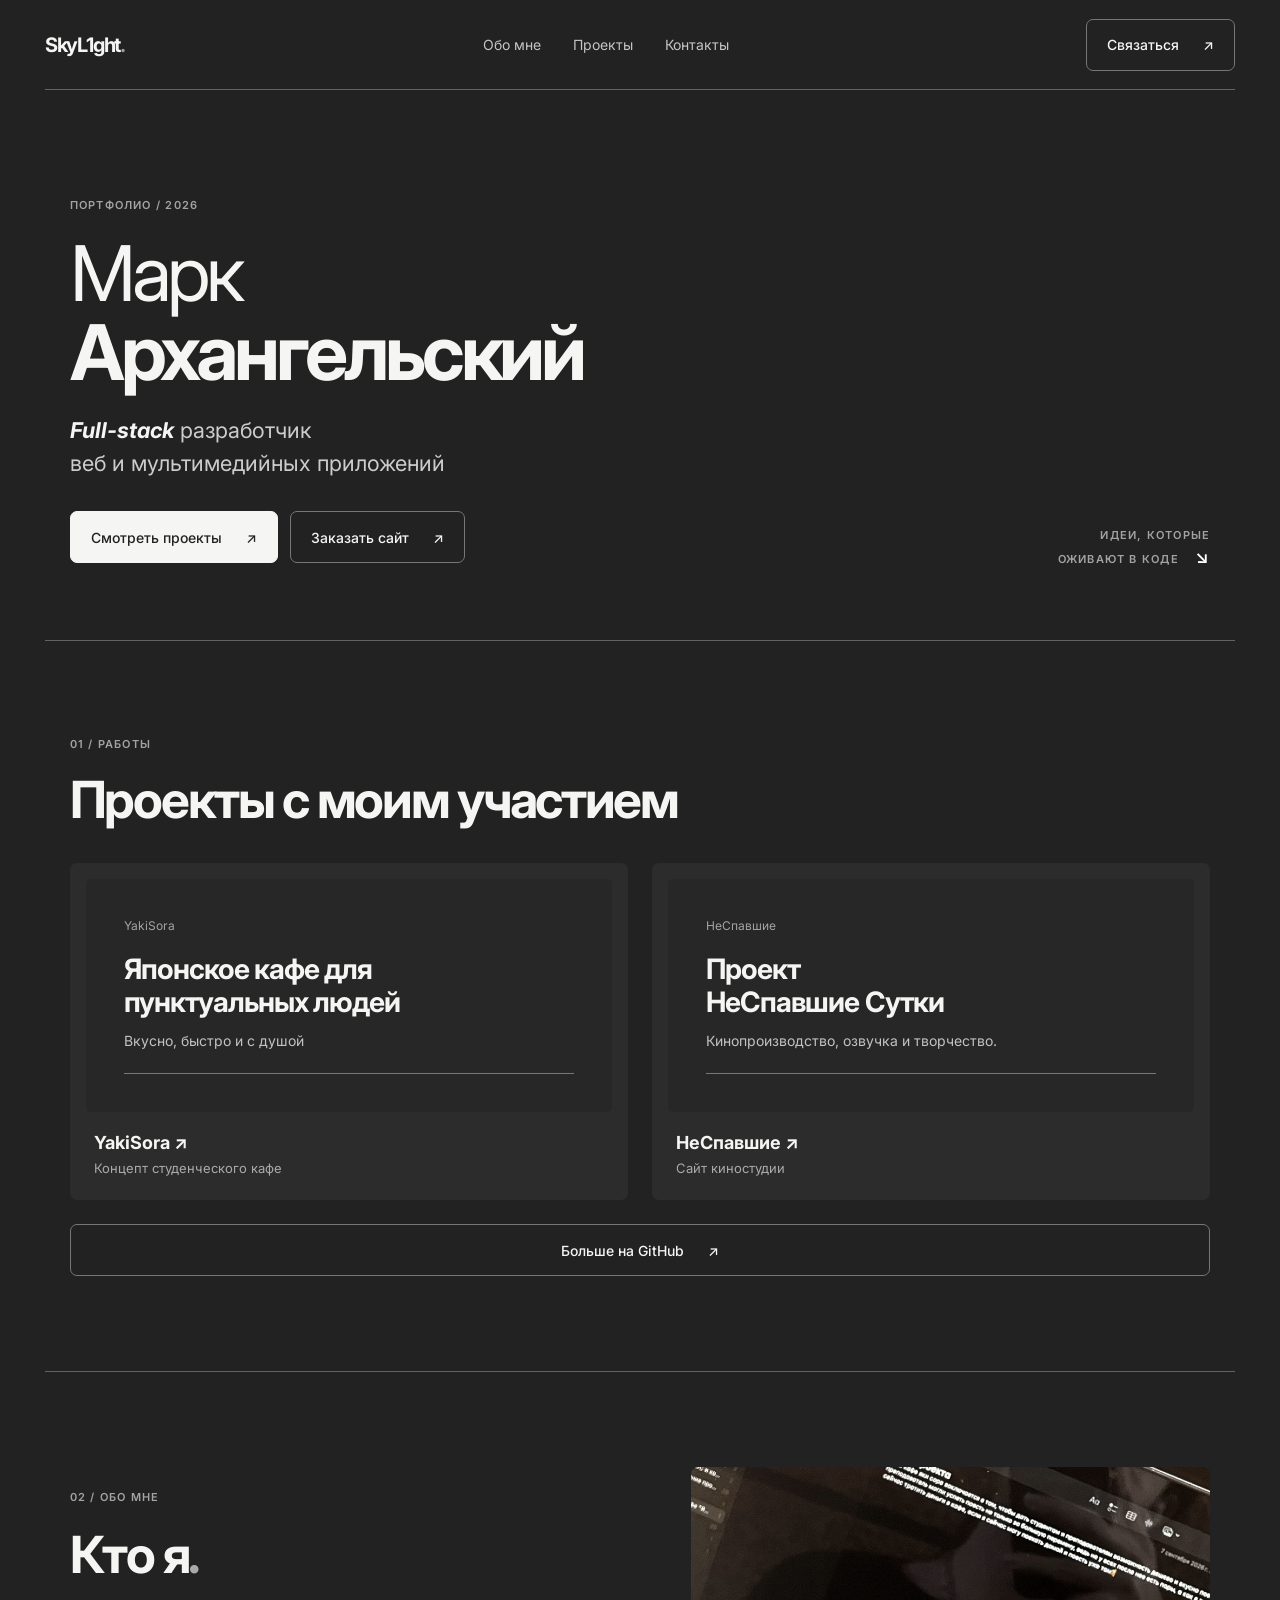
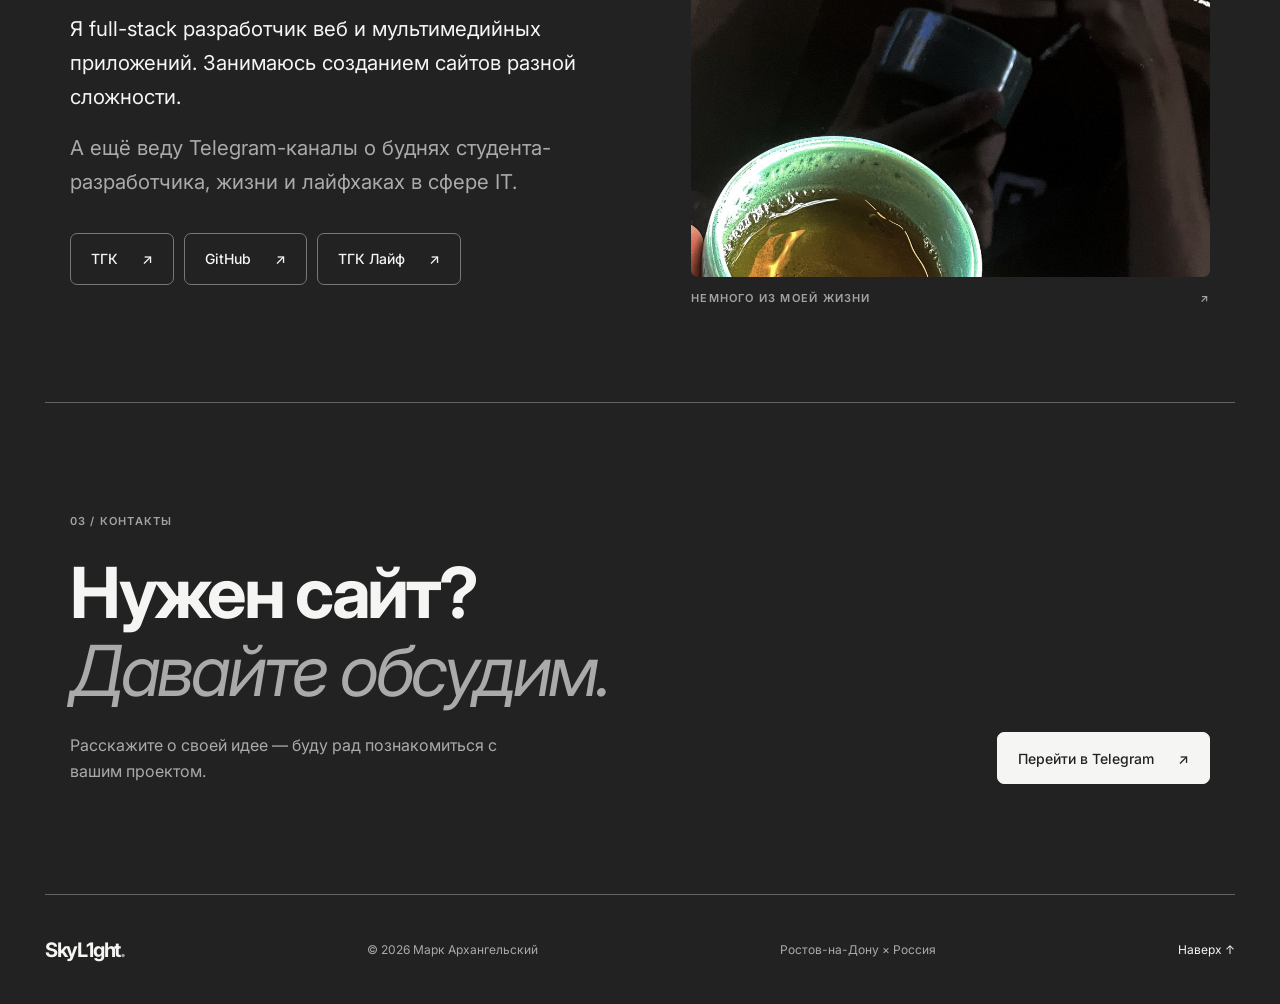
<file: index.html>
<!DOCTYPE html>
<html lang="ru">
<head>
  <meta charset="UTF-8">
  <meta name="viewport" content="width=device-width, initial-scale=1.0">
  <meta name="description" content="Марк Архангельский — full-stack разработчик веб и мультимедийных приложений.">
  <title>Марк Архангельский — разработчик</title>
  <link rel="preconnect" href="https://fonts.googleapis.com">
  <link rel="preconnect" href="https://fonts.gstatic.com" crossorigin>
  <link href="https://fonts.googleapis.com/css2?family=Inter:ital,opsz,wght@0,14..32,400;0,14..32,500;0,14..32,600;0,14..32,700;1,14..32,400;1,14..32,600&display=swap" rel="stylesheet">
  <link rel="stylesheet" href="style.css">
</head>
<body>
  <header class="site-header">
    <a class="logo" href="#hero">SkyL1ght<span>.</span></a>
    <nav aria-label="Основная навигация">
      <a href="#about">Обо мне</a>
      <a href="#projects">Проекты</a>
      <a href="#contacts">Контакты</a>
    </nav>
    <a href="#contacts" class="secondary-button header-contact">Связаться <span aria-hidden="true">↗</span></a>
  </header>
  <main>
    <section id="hero" class="hero">
      <div class="hero-filling">
        <p class="eyebrow">ПОРТФОЛИО / 2026</p>
        <h1>Марк <br><strong>Архангельский</strong></h1>
        <p class="hero-description"><strong><i>Full-stack</i></strong> разработчик<br>веб и мультимедийных приложений</p>
        <div class="hero-buttons">
          <a href="#projects" class="primary-button">Смотреть проекты <span aria-hidden="true">↗</span></a>
          <a href="#contacts" class="secondary-button">Заказать сайт <span aria-hidden="true">↗</span></a>
        </div>
      </div>
      <p class="hero-note">ИДЕИ, КОТОРЫЕ<br>ОЖИВАЮТ В КОДЕ <span>↘</span></p>
    </section>
    <section id="projects" class="projects section">
      <p class="number">01 / РАБОТЫ</p>
      <h2>Проекты с моим участием</h2>
      <div class="project-card">
        <article class="project-card-filling">
          <div class="project-preview"><p>YakiSora</p><h3>Японское кафе для<br>пунктуальных людей</h3><p>Вкусно, быстро и с душой</p><hr></div>
          <div class="project-caption"><h3><a href="yaki.html">YakiSora ↗</a></h3><p>Концепт студенческого кафе</p></div>
        </article>
        <article class="project-card-filling">
          <div class="project-preview"><p>НеСпавшие</p><h3>Проект<br>НеСпавшие Сутки</h3><p>Кинопроизводство, озвучка и творчество.</p><hr></div>
          <div class="project-caption"><h3><a href="nes.html">НеСпавшие ↗</a></h3><p>Сайт киностудии</p></div>
        </article>
      </div>
      <a href="https://github.com/Hekk1maru" class="secondary-button github-button">Больше на GitHub <span aria-hidden="true">↗</span></a>
    </section>
    <section id="about" class="about section">
      <div class="about-filling">
        <p class="number">02 / ОБО МНЕ</p>
        <h2>Кто я<span class="muted">.</span></h2>
        <p class="about-text">Я full-stack разработчик веб и мультимедийных приложений. Занимаюсь созданием сайтов разной сложности.</p>
        <p class="about-text muted">А ещё веду Telegram-каналы о буднях студента-разработчика, жизни и лайфхаках в сфере IT.</p>
        <div class="links">
          <a href="https://t.me/ArkhDev" class="secondary-button">ТГК <span aria-hidden="true">↗</span></a>
          <a href="https://github.com/Hekk1maru" class="secondary-button">GitHub <span aria-hidden="true">↗</span></a>
          <a href="https://t.me/LiveSoraaki" class="secondary-button">ТГК Лайф <span aria-hidden="true">↗</span></a>
        </div>
      </div>
      <figure class="about-image"><img src="photo.jpeg" alt="Рабочее место разработчика и чашка чая" loading="lazy"><figcaption>НЕМНОГО ИЗ МОЕЙ ЖИЗНИ <span>↗</span></figcaption></figure>
    </section>
    <section id="contacts" class="contacts section">
      <p class="number">03 / КОНТАКТЫ</p>
      <div class="contacts-content">
        <div><h2>Нужен сайт?<br><i>Давайте обсудим.</i></h2><p>Расскажите о своей идее — буду рад познакомиться с вашим проектом.</p></div>
        <a class="primary-button contact-button" href="https://t.me/ArkhDev">Перейти в Telegram <span aria-hidden="true">↗</span></a>
      </div>
    </section>
  </main>
  <footer class="site-footer">
    <a class="logo" href="#hero">SkyL1ght<span>.</span></a>
    <p>© 2026 Марк Архангельский</p>
    <p>Ростов-на-Дону × Россия</p>
    <a href="#hero" class="back-to-top">Наверх ↑</a>
  </footer>
</body>
</html>
</file>
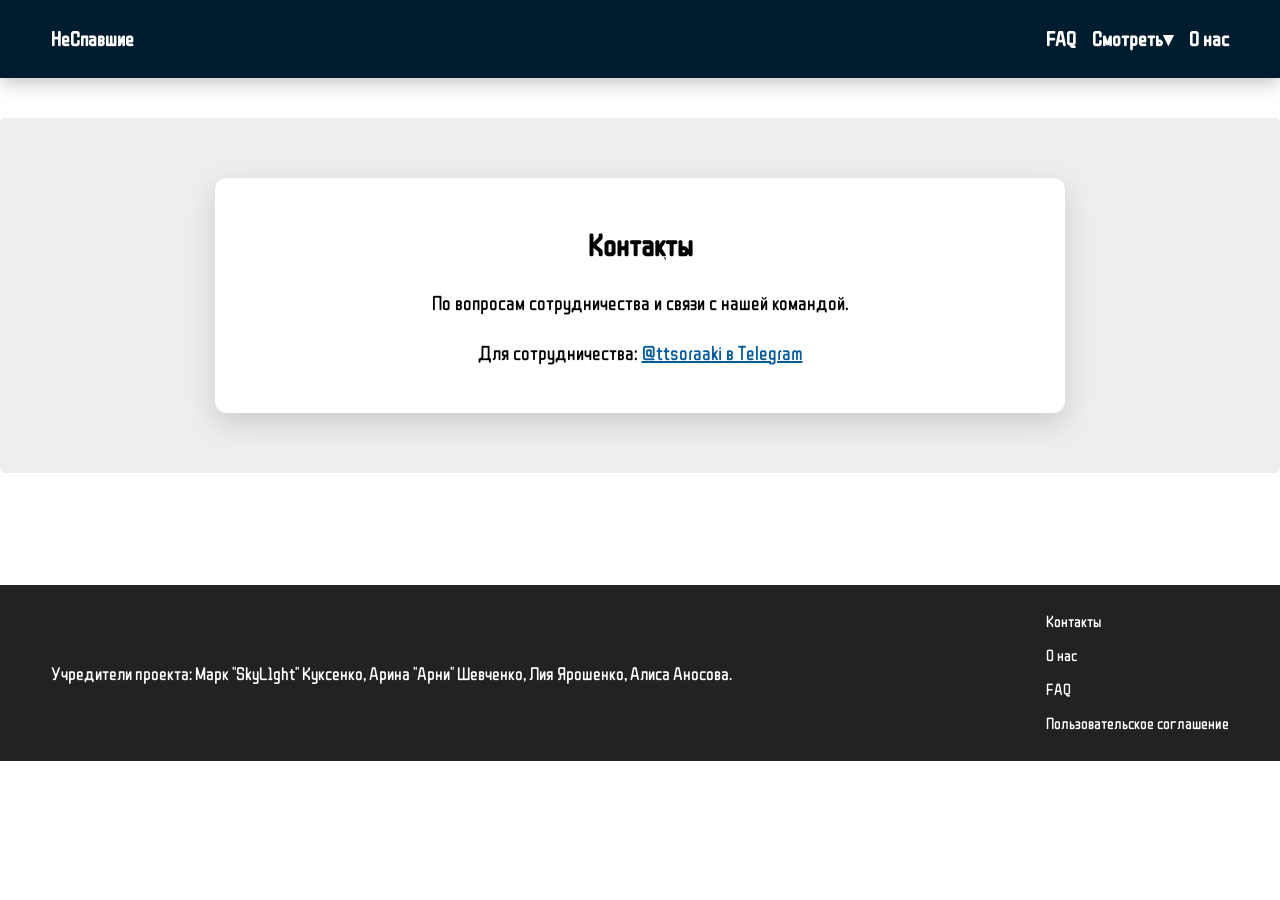
<file: nes-01.html>
<!DOCTYPE html>
<html lang="ru">
<head>
  <meta charset="UTF-8">
  <meta name="viewport" content="width=device-width, initial-scale=1.0">
  <title>Контакты — НеСпавшие сутки</title>
  <link rel="stylesheet" href="nes-16.css">
  <link rel="stylesheet" href="nes-14.css">
  <link rel="preconnect" href="https://fonts.googleapis.com">
  <link rel="preconnect" href="https://fonts.gstatic.com" crossorigin>
  <link href="https://fonts.googleapis.com/css2?family=WDXL+Lubrifont+SC&display=swap" rel="stylesheet">
<link rel="stylesheet" href="nes-responsive.css">
</head>
<body>
  <header>
    <a href="nes.html#backToMain" class="logo">НеСпавшие</a>
    <nav>
      <a href="nes-06.html">FAQ</a>
      <div class="menuDropdown">
        <a href="nes-02.html">Смотреть▾</a>
        <ul class="menuDropdownList">
          <li><a href="nes-05.html">Проекты нашего производства</a></li>
          <li><a href="nes-02.html">Проекты студии озвучки</a></li>
        </ul>
      </div>
      <a href="nes.html#aboutUS">О нас</a>
    </nav>
  </header>
  <main>
    <section class="contacts">
      <div class="contactsContent">
        <h1>Контакты</h1>
        <p>По вопросам сотрудничества и связи с нашей командой.</p>
        <p>Для сотрудничества: <a href="https://t.me/ttsoraaki">@ttsoraaki в Telegram</a></p>
      </div>
    </section>
  </main>
  <footer>
    <p>Учредители проекта: Марк "SkyL1ght" Куксенко, Арина "Арни" Шевченко, Лия Ярошенко, Алиса Аносова.</p>
    <ul class="listOfFooter">
      <li><a href="nes-01.html">Контакты</a></li>
      <li><a href="nes-03.html">О нас</a></li>
      <li><a href="nes-06.html">FAQ</a></li>
      <li><a href="nes-04.html">Пользовательское соглашение</a></li>
    </ul>
  </footer>
</body>
</html>
</file>
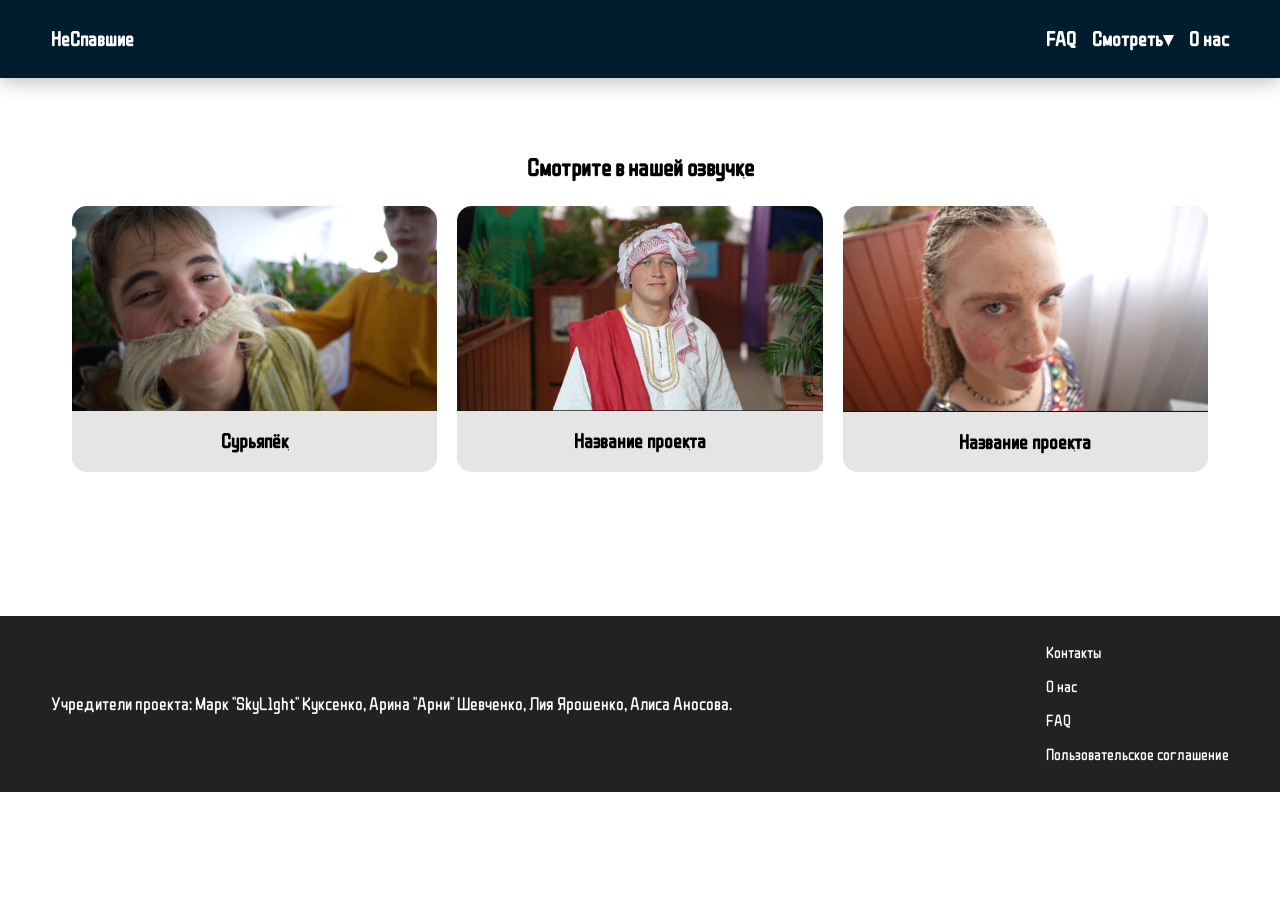
<file: nes-02.html>
<!DOCTYPE html>
<html lang="ru">
<head>
  <meta charset="UTF-8">
  <meta name="viewport" content="width=device-width, initial-scale=1.0">
  <title>Смотрите в нашей озвучке — НеСпавшие сутки</title>
  <link rel="stylesheet" href="nes-16.css">
  <link rel="stylesheet" href="nes-11.css">
  <link rel="preconnect" href="https://fonts.googleapis.com">
  <link rel="preconnect" href="https://fonts.gstatic.com" crossorigin>
  <link href="https://fonts.googleapis.com/css2?family=WDXL+Lubrifont+SC&display=swap" rel="stylesheet">
<link rel="stylesheet" href="nes-responsive.css">
</head>
<body>
  <header>
    <a href="nes.html#backToMain" class="logo">НеСпавшие</a>
    <nav>
      <a href="nes-06.html">FAQ</a>
      <div class="menuDropdown">
        <a href="nes-02.html">Смотреть▾</a>
        <ul class="menuDropdownList">
          <li><a href="nes-05.html">Проекты нашего производства</a></li>
          <li><a href="nes-02.html">Проекты студии озвучки</a></li>
        </ul>
      </div>
      <a href="nes.html#aboutUS">О нас</a>
    </nav>
  </header>
  <main>
    <section class="watchWithOurSound">
      <h1>Смотрите в нашей озвучке</h1>

      <article class="videoCard">
        <div class="videoPreview">
          <img src="nes-09.jpg" alt="Сурьяпёк">
        </div>
        <div class="videoDescription">
          <h2>Сурьяпёк</h2>
        </div>
      </article>

      <article class="videoCard">
        <div class="videoPreview">
          <img src="nes-08.jpg" alt="Обложка проекта">
        </div>
        <div class="videoDescription">
          <h2>Название проекта</h2>
        </div>
      </article>

      <article class="videoCard">
        <div class="videoPreview">
          <img src="nes-10.jpg" alt="Обложка проекта">
        </div>
        <div class="videoDescription">
          <h2>Название проекта</h2>
        </div>
      </article>
    </section>
  </main>
  <footer>
    <p>Учредители проекта: Марк "SkyL1ght" Куксенко, Арина "Арни" Шевченко, Лия Ярошенко, Алиса Аносова.</p>
    <ul class="listOfFooter">
      <li><a href="nes-01.html">Контакты</a></li>
      <li><a href="nes-03.html">О нас</a></li>
      <li><a href="nes-06.html">FAQ</a></li>
      <li><a href="nes-04.html">Пользовательское соглашение</a></li>
    </ul>
  </footer>
</body>
</html>
</file>
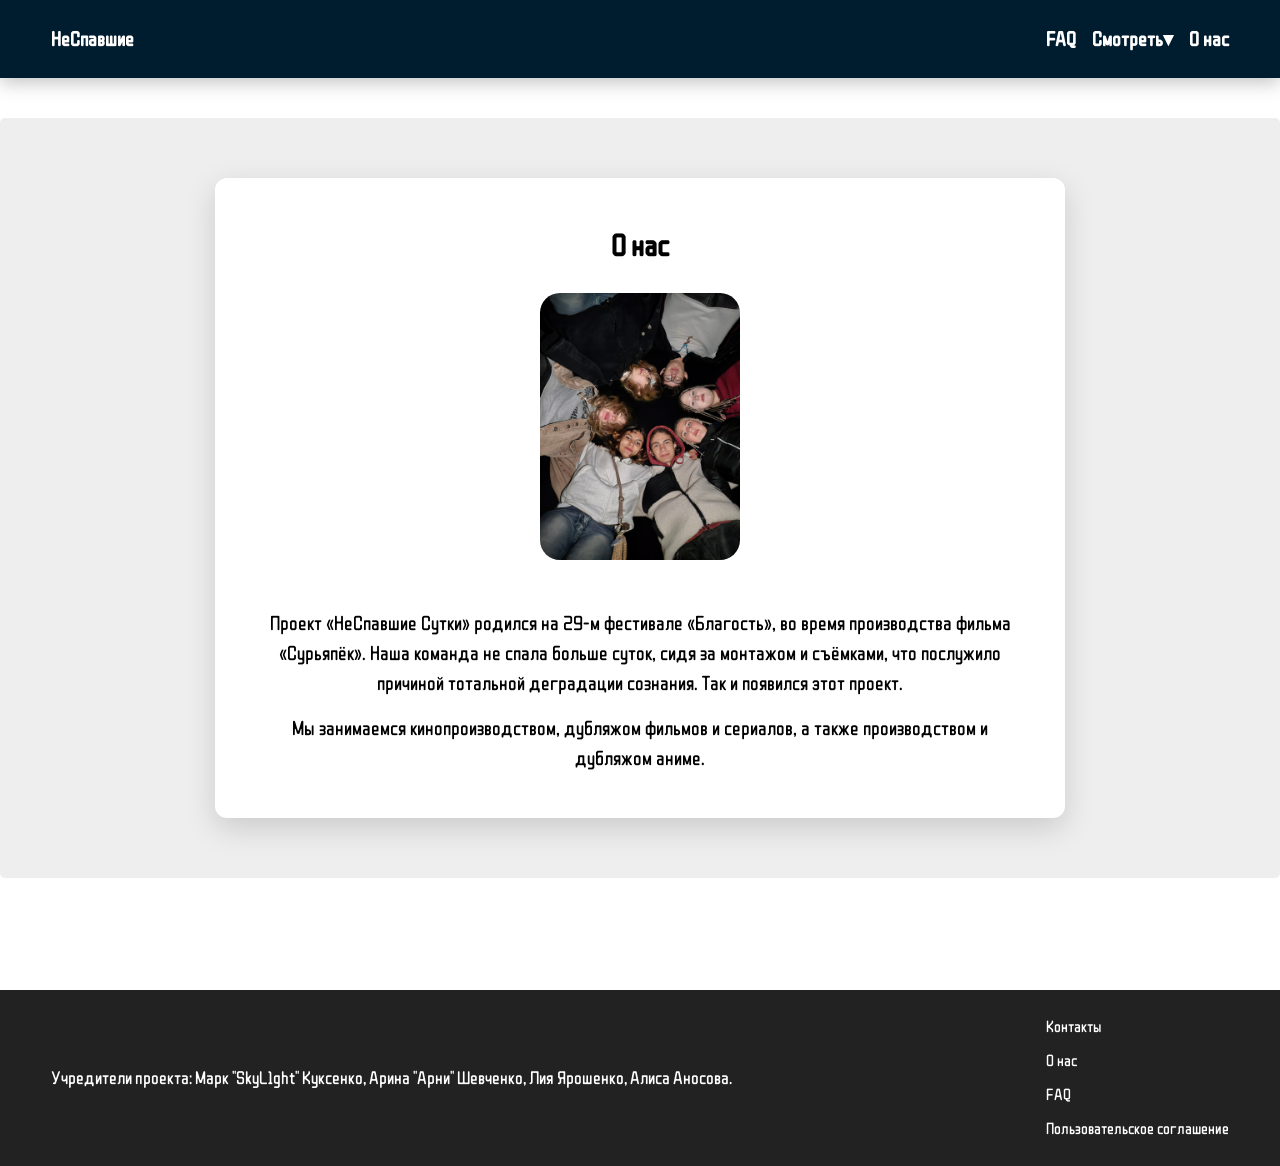
<file: nes-03.html>
<!DOCTYPE html>
<html lang="ru">
<head>
  <meta charset="UTF-8">
  <meta name="viewport" content="width=device-width, initial-scale=1.0">
  <title>О нас — НеСпавшие сутки</title>
  <link rel="stylesheet" href="nes-16.css">
  <link rel="stylesheet" href="nes-15.css">
  <link rel="preconnect" href="https://fonts.googleapis.com">
  <link rel="preconnect" href="https://fonts.gstatic.com" crossorigin>
  <link href="https://fonts.googleapis.com/css2?family=WDXL+Lubrifont+SC&display=swap" rel="stylesheet">
<link rel="stylesheet" href="nes-responsive.css">
</head>
<body>
  <header>
    <a href="nes.html#backToMain" class="logo">НеСпавшие</a>
    <nav>
      <a href="nes-06.html">FAQ</a>
      <div class="menuDropdown">
        <a href="nes-02.html">Смотреть▾</a>
        <ul class="menuDropdownList">
          <li><a href="nes-05.html">Проекты нашего производства</a></li>
          <li><a href="nes-02.html">Проекты студии озвучки</a></li>
        </ul>
      </div>
      <a href="nes-03.html">О нас</a>
    </nav>
  </header>
  <main>
    <section class="aboutUS">
      <div class="aboutUsContent">
        <h1>О нас</h1>
        <img src="nes-07.jpeg" alt="НеСпавшие Сутки">
        <p>Проект «НеСпавшие Сутки» родился на 29-м фестивале «Благость», во время производства фильма «Сурьяпёк». Наша команда не спала больше суток, сидя за монтажом и съёмками, что послужило причиной тотальной деградации сознания. Так и появился этот проект.</p>
        <p>Мы занимаемся кинопроизводством, дубляжом фильмов и сериалов, а также производством и дубляжом аниме.</p>
      </div>
    </section>
  </main>
  <footer>
    <p>Учредители проекта: Марк "SkyL1ght" Куксенко, Арина "Арни" Шевченко, Лия Ярошенко, Алиса Аносова.</p>
    <ul class="listOfFooter">
      <li><a href="nes-01.html">Контакты</a></li>
      <li><a href="nes-03.html">О нас</a></li>
      <li><a href="nes-06.html">FAQ</a></li>
      <li><a href="nes-04.html">Пользовательское соглашение</a></li>
    </ul>
  </footer>
</body>
</html>
</file>
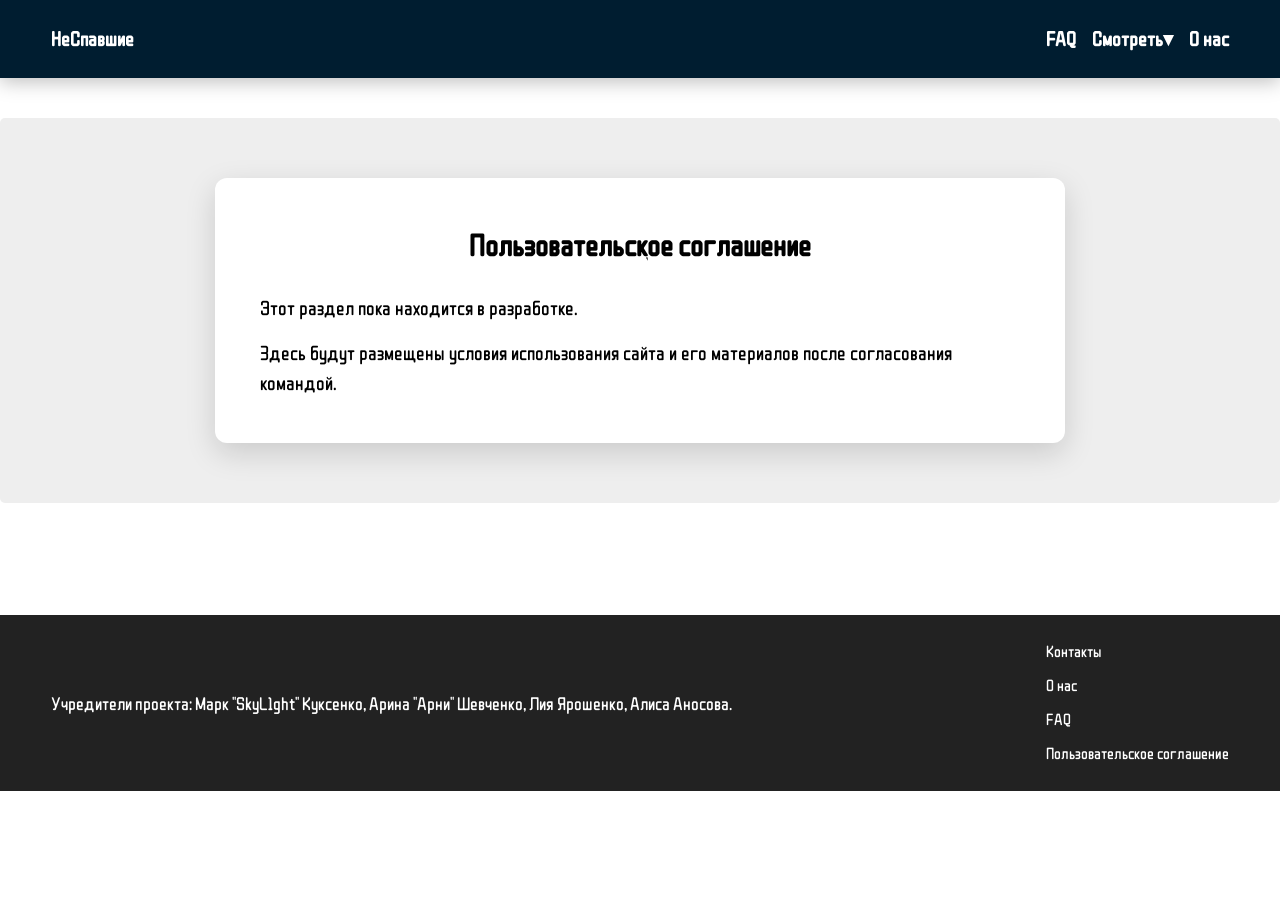
<file: nes-04.html>
<!DOCTYPE html>
<html lang="ru">
<head>
  <meta charset="UTF-8">
  <meta name="viewport" content="width=device-width, initial-scale=1.0">
  <title>Пользовательское соглашение — НеСпавшие сутки</title>
  <link rel="stylesheet" href="nes-16.css">
  <link rel="stylesheet" href="nes-12.css">
  <link rel="preconnect" href="https://fonts.googleapis.com">
  <link rel="preconnect" href="https://fonts.gstatic.com" crossorigin>
  <link href="https://fonts.googleapis.com/css2?family=WDXL+Lubrifont+SC&display=swap" rel="stylesheet">
<link rel="stylesheet" href="nes-responsive.css">
</head>
<body>
  <header>
    <a href="nes.html#backToMain" class="logo">НеСпавшие</a>
    <nav>
      <a href="nes-06.html">FAQ</a>
      <div class="menuDropdown">
        <a href="nes-02.html">Смотреть▾</a>
        <ul class="menuDropdownList">
          <li><a href="nes-05.html">Проекты нашего производства</a></li>
          <li><a href="nes-02.html">Проекты студии озвучки</a></li>
        </ul>
      </div>
      <a href="nes.html#aboutUS">О нас</a>
    </nav>
  </header>
  <main>
    <section class="terms">
      <div class="termsContent">
        <h1>Пользовательское соглашение</h1>
        <p>Этот раздел пока находится в разработке.</p>
        <p>Здесь будут размещены условия использования сайта и его материалов после согласования командой.</p>
      </div>
    </section>
  </main>
  <footer>
    <p>Учредители проекта: Марк "SkyL1ght" Куксенко, Арина "Арни" Шевченко, Лия Ярошенко, Алиса Аносова.</p>
    <ul class="listOfFooter">
      <li><a href="nes-01.html">Контакты</a></li>
      <li><a href="nes-03.html">О нас</a></li>
      <li><a href="nes-06.html">FAQ</a></li>
      <li><a href="nes-04.html">Пользовательское соглашение</a></li>
    </ul>
  </footer>
</body>
</html>
</file>
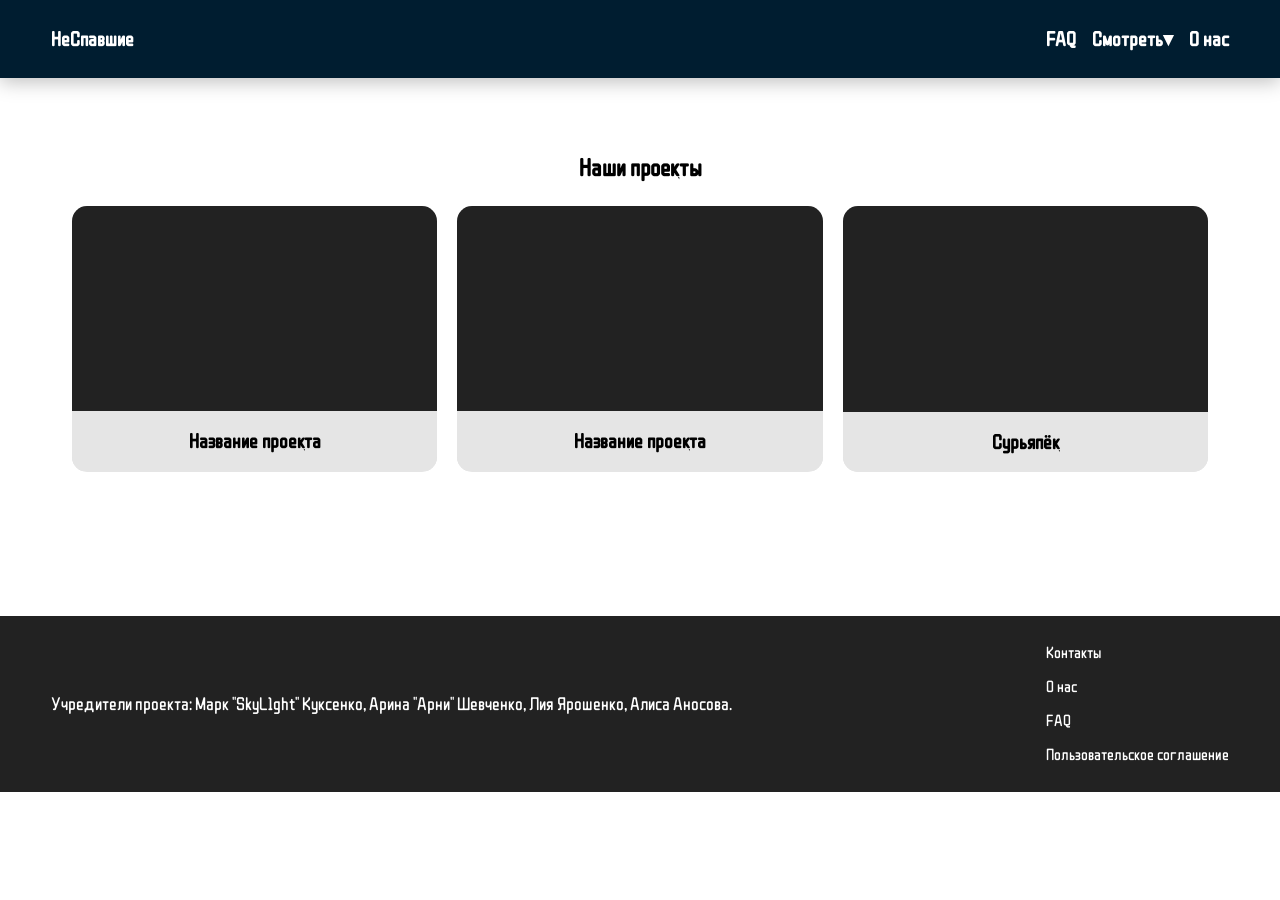
<file: nes-05.html>
<!DOCTYPE html>
<html lang="ru">
<head>
  <meta charset="UTF-8">
  <meta name="viewport" content="width=device-width, initial-scale=1.0">
  <title>Наши проекты — НеСпавшие сутки</title>
  <link rel="stylesheet" href="nes-16.css">
  <link rel="stylesheet" href="nes-17.css">
  <link rel="preconnect" href="https://fonts.googleapis.com">
  <link rel="preconnect" href="https://fonts.gstatic.com" crossorigin>
  <link href="https://fonts.googleapis.com/css2?family=WDXL+Lubrifont+SC&display=swap" rel="stylesheet">
<link rel="stylesheet" href="nes-responsive.css">
</head>
<body>
  <header>
    <a href="nes.html#backToMain" class="logo">НеСпавшие</a>
    <nav>
      <a href="nes-06.html">FAQ</a>
      <div class="menuDropdown">
        <a href="nes-02.html">Смотреть▾</a>
        <ul class="menuDropdownList">
          <li><a href="nes-05.html">Проекты нашего производства</a></li>
          <li><a href="nes-02.html">Проекты студии озвучки</a></li>
        </ul>
      </div>
      <a href="nes.html#aboutUS">О нас</a>
    </nav>
  </header>
  <main>
    <section class="OurProjects">
      <h1>Наши проекты</h1>

      <article class="videoCard">
        <div class="videoPreview">
          <iframe src="https://drive.google.com/file/d/1Xq6YKWq4bIUT6sNSz1WiRQvi7my-E5RM/preview" title="Сурьяпёк — видео 1" loading="lazy" allow="autoplay; fullscreen" allowfullscreen></iframe>
        </div>
        <div class="videoDescription">
          <h2>Название проекта</h2>
        </div>
      </article>

      <article class="videoCard">
        <div class="videoPreview">
          <iframe src="https://drive.google.com/file/d/1nX37NOswdxN-myXla7YvHr6yiAmhj-kw/preview" title="Как начался наш проект" loading="lazy" allow="autoplay; fullscreen" allowfullscreen></iframe>
        </div>
        <div class="videoDescription">
          <h2>Название проекта</h2>
        </div>
      </article>

      <article class="videoCard">
        <div class="videoPreview">
          <iframe src="https://drive.google.com/file/d/1Ov8gHBISGHKYQP3ieUyW5PQqf83Ixgjn/preview" title="Сурьяпёк — видео 2" loading="lazy" allow="autoplay; fullscreen" allowfullscreen></iframe>
        </div>
        <div class="videoDescription">
          <h2>Сурьяпёк</h2>
        </div>
      </article>
    </section>
  </main>
  <footer>
    <p>Учредители проекта: Марк "SkyL1ght" Куксенко, Арина "Арни" Шевченко, Лия Ярошенко, Алиса Аносова.</p>
    <ul class="listOfFooter">
      <li><a href="nes-01.html">Контакты</a></li>
      <li><a href="nes-03.html">О нас</a></li>
      <li><a href="nes-06.html">FAQ</a></li>
      <li><a href="nes-04.html">Пользовательское соглашение</a></li>
    </ul>
  </footer>
</body>
</html>
</file>
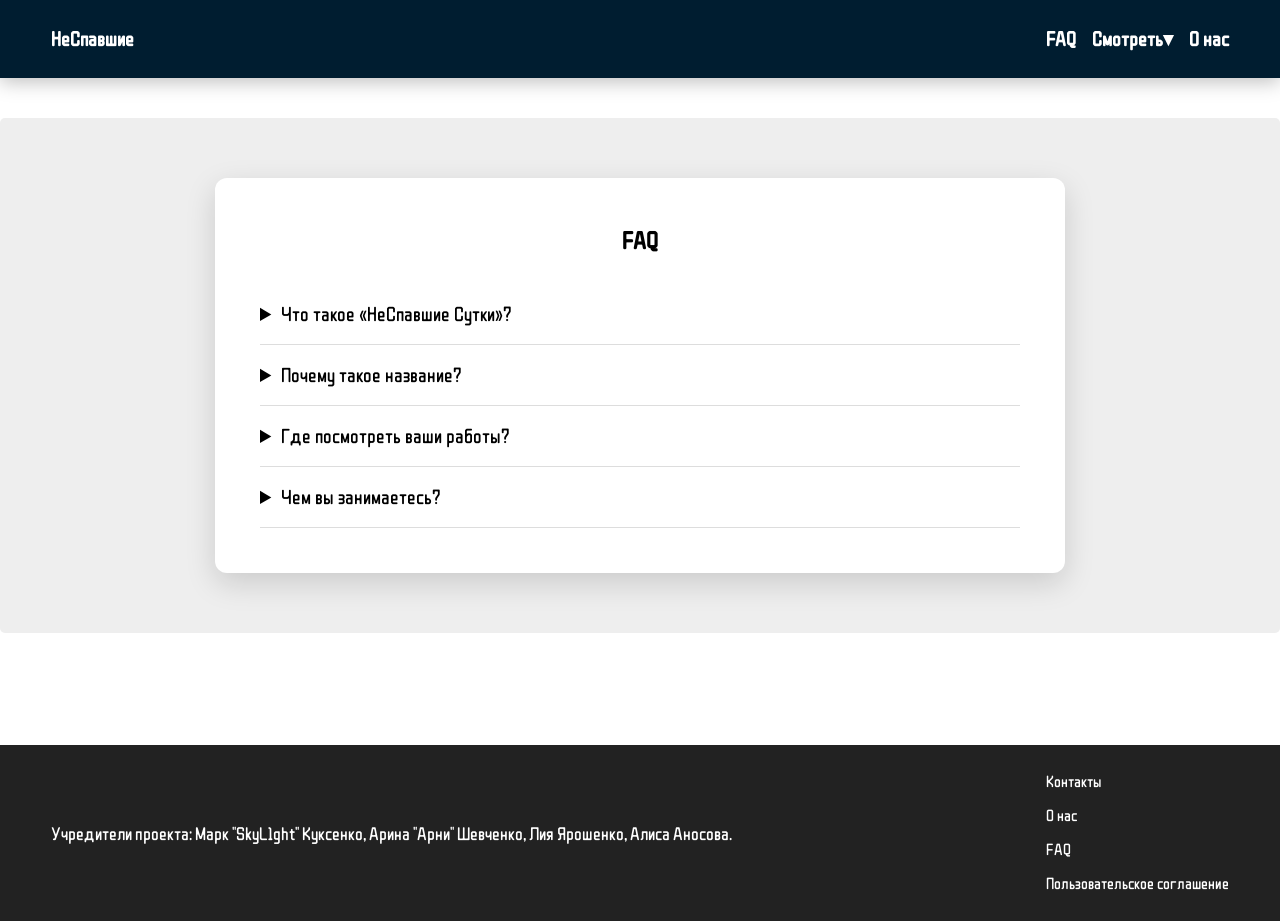
<file: nes-06.html>
<!DOCTYPE html>
<html lang="ru">
<head>
  <meta charset="UTF-8">
  <meta name="viewport" content="width=device-width, initial-scale=1.0">
  <title>FAQ — НеСпавшие сутки</title>
  <link rel="stylesheet" href="nes-16.css">
  <link rel="stylesheet" href="nes-13.css">
  <link rel="preconnect" href="https://fonts.googleapis.com">
  <link rel="preconnect" href="https://fonts.gstatic.com" crossorigin>
  <link href="https://fonts.googleapis.com/css2?family=WDXL+Lubrifont+SC&display=swap" rel="stylesheet">
<link rel="stylesheet" href="nes-responsive.css">
</head>
<body>
  <header>
    <a href="nes.html#backToMain" class="logo">НеСпавшие</a>
    <nav>
      <a href="nes-06.html">FAQ</a>
      <div class="menuDropdown">
        <a href="nes-02.html">Смотреть▾</a>
        <ul class="menuDropdownList">
          <li><a href="nes-05.html">Проекты нашего производства</a></li>
          <li><a href="nes-02.html">Проекты студии озвучки</a></li>
        </ul>
      </div>
      <a href="nes.html#aboutUS">О нас</a>
    </nav>
  </header>
  <main>
    <section class="faq">
      <div class="faqContent">
        <h1>FAQ</h1>

        <details>
          <summary>Что такое «НеСпавшие Сутки»?</summary>
          <p>Мы — команда, которая занимается кинопроизводством и озвучкой.</p>
        </details>

        <details>
          <summary>Почему такое название?</summary>
          <p>Во время работы над фильмом «Сурьяпёк» мы провели за съёмками и монтажом больше суток без сна. Так и появилось название.</p>
        </details>

        <details>
          <summary>Где посмотреть ваши работы?</summary>
          <p>Собственные фильмы находятся в разделе <a href="nes-05.html">«Наши проекты»</a>, а работы по озвучке — в разделе <a href="nes-02.html">«Смотреть в нашей озвучке»</a>.</p>
        </details>

        <details>
          <summary>Чем вы занимаетесь?</summary>
          <p>Снимаем видео и фильмы, а также работаем над дубляжом фильмов, сериалов и аниме.</p>
        </details>
      </div>
    </section>
  </main>
  <footer>
    <p>Учредители проекта: Марк "SkyL1ght" Куксенко, Арина "Арни" Шевченко, Лия Ярошенко, Алиса Аносова.</p>
    <ul class="listOfFooter">
      <li><a href="nes-01.html">Контакты</a></li>
      <li><a href="nes-03.html">О нас</a></li>
      <li><a href="nes-06.html">FAQ</a></li>
      <li><a href="nes-04.html">Пользовательское соглашение</a></li>
    </ul>
  </footer>
</body>
</html>
</file>
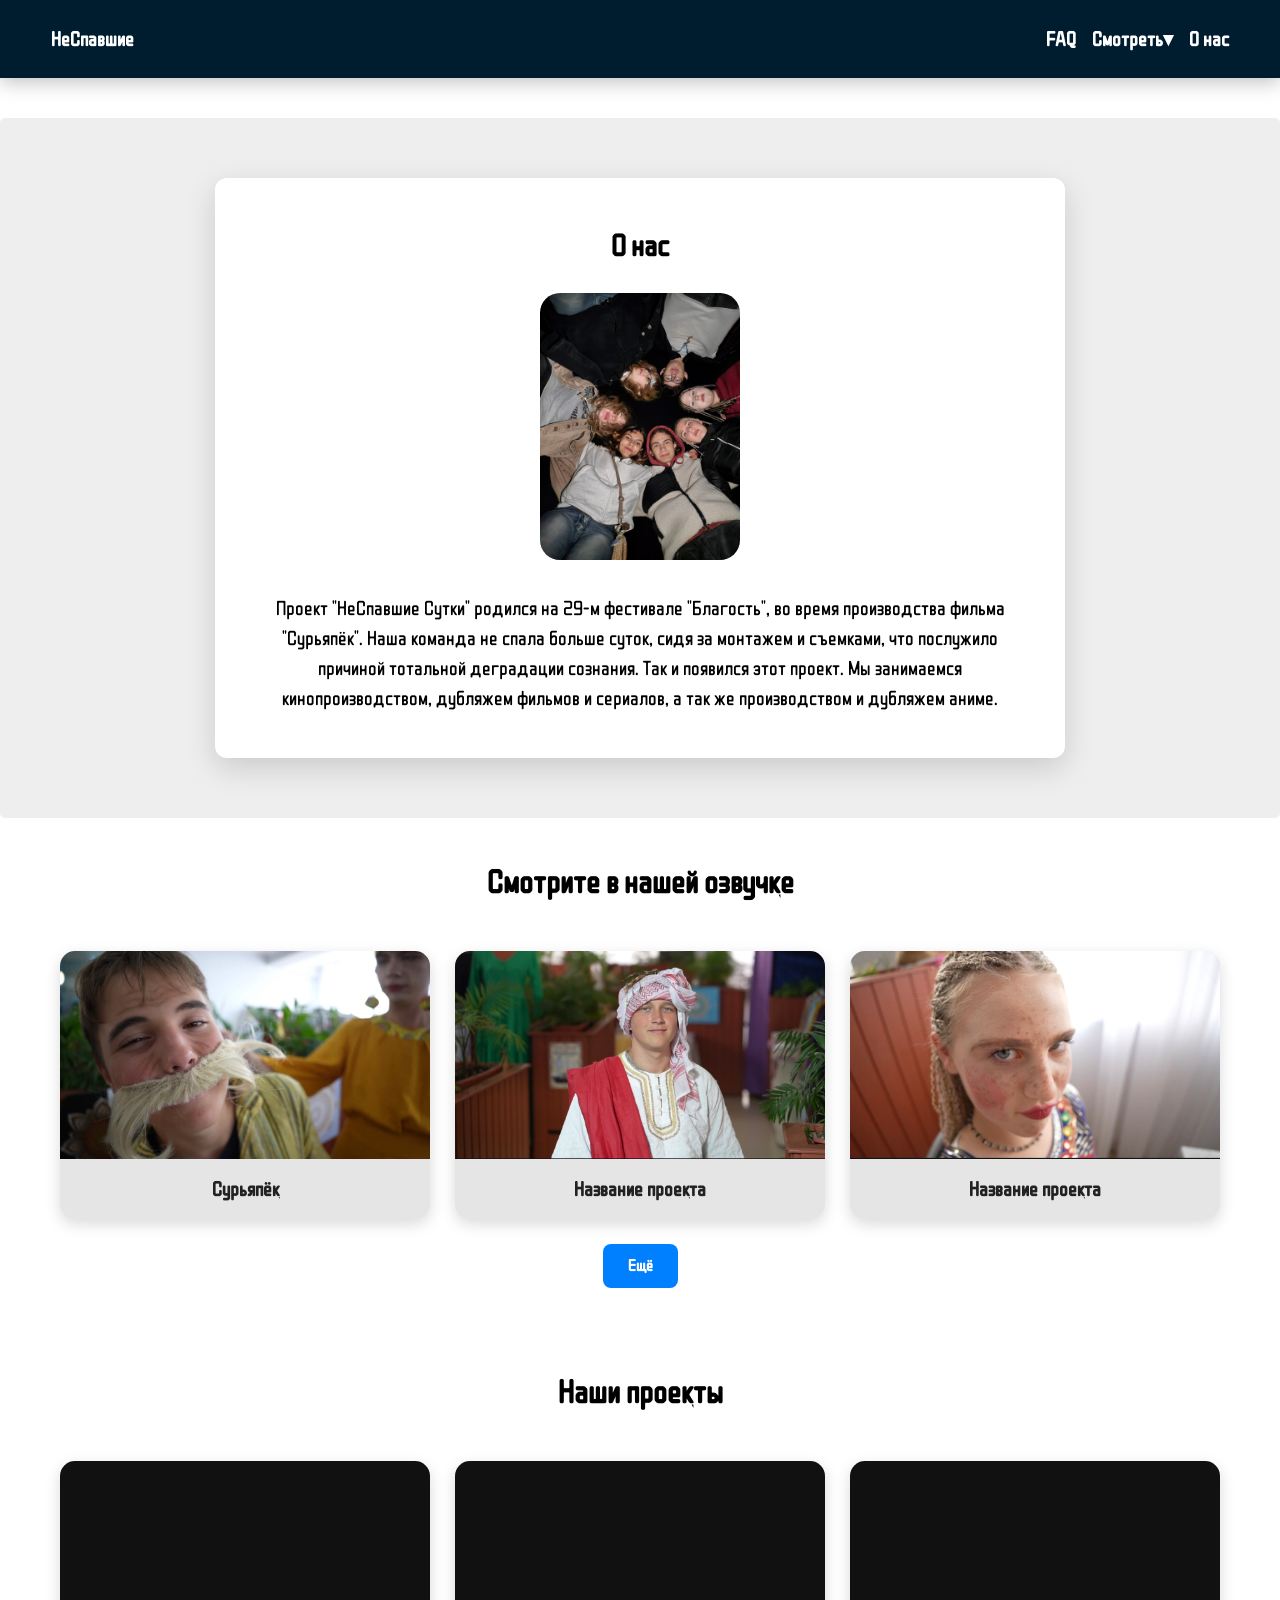
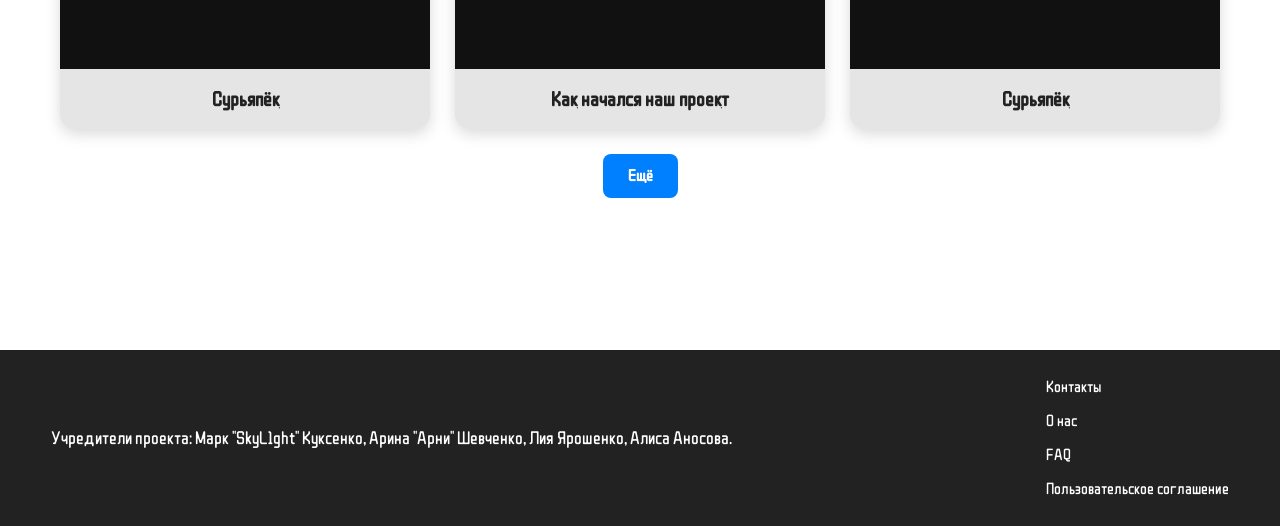
<file: nes.html>
<!DOCTYPE html>
<html lang="ru">
<head>
  <meta charset="UTF-8">
  <meta name="viewport" content="width=device-width, initial-scale=1.0">
  <title>НеСпавшие сутки</title>
  <link rel="stylesheet" href="nes-16.css">
  <link rel="stylesheet" href="nes-18.css">
  <link rel="preconnect" href="https://fonts.googleapis.com">
<link rel="preconnect" href="https://fonts.gstatic.com" crossorigin>
<link href="https://fonts.googleapis.com/css2?family=WDXL+Lubrifont+SC&display=swap" rel="stylesheet">

<link rel="stylesheet" href="nes-responsive.css">
</head>
<body id="backToMain">
  <header>
    <a href="#backToMain" class="logo">НеСпавшие</a>
    <nav>
      <a href="nes-06.html">FAQ</a>
      <div class="menuDropdown">
      <a href="nes-02.html">Смотреть▾</a>
      <ul class="menuDropdownList">
        <li><a href="nes-05.html">Проекты нашего производства</a></li>
        <li><a href="nes-02.html">Проекты студии озвучки</a></li>
      </ul>
      </div>
      <a href="nes.html#aboutUS">О нас</a>
    </nav>
  </header>
  <main>
    <section class="aboutUS" id="aboutUS">
      <div class="aboutUsContent">
        <h1>О нас</h1>
        <img src="nes-07.jpeg" alt="">
        <p>Проект "НеСпавшие Сутки" родился на 29-м фестивале "Благость", во время производства фильма "Сурьяпёк". Наша команда не спала больше суток, сидя за монтажем и съемками, что послужило причиной тотальной деградации сознания. Так и появился этот проект. Мы занимаемся кинопроизводством, дубляжем фильмов и сериалов, а так же производством и дубляжем аниме.</p>
      </div>
    </section>

<section class="watchWithOurSound" id="watchWithOurSound">

  <h2>Смотрите в нашей озвучке</h2>

  <article class="videoCard">
    <div class="videoPreview">
      <img src="nes-09.jpg" alt="Сурьяпёк">
    </div>

    <div class="videoDescription">
      <h3>Сурьяпёк</h3>
    </div>
  </article>

  <article class="videoCard">
    <div class="videoPreview">
      <img src="nes-08.jpg" alt="Обложка проекта">
    </div>

    <div class="videoDescription">
      <h3>Название проекта</h3>
    </div>
  </article>

  <article class="videoCard">
    <div class="videoPreview">
      <img src="nes-10.jpg" alt="Обложка проекта">
    </div>

    <div class="videoDescription">
      <h3>Название проекта</h3>
    </div>
  </article>

  <a href="nes-02.html" class="moreButton">Ещё</a>

</section>

<section class="OurProjects" id="OurProjects">

  <h2>Наши проекты</h2>

  <article class="videoCard">
    <div class="videoPreview">
      <iframe src="https://drive.google.com/file/d/1Xq6YKWq4bIUT6sNSz1WiRQvi7my-E5RM/preview" title="Сурьяпёк — видео 1" loading="lazy" allow="autoplay; fullscreen" allowfullscreen></iframe>
    </div>

    <div class="videoDescription">
      <h3>Сурьяпёк</h3>
    </div>
  </article>

  <article class="videoCard">
    <div class="videoPreview">
      <iframe src="https://drive.google.com/file/d/1nX37NOswdxN-myXla7YvHr6yiAmhj-kw/preview" title="Как начался наш проект" loading="lazy" allow="autoplay; fullscreen" allowfullscreen></iframe>
    </div>

    <div class="videoDescription">
      <h3>Как начался наш проект</h3>
    </div>
  </article>

  <article class="videoCard">
    <div class="videoPreview">
      <iframe src="https://drive.google.com/file/d/1Ov8gHBISGHKYQP3ieUyW5PQqf83Ixgjn/preview" title="Сурьяпёк — видео 2" loading="lazy" allow="autoplay; fullscreen" allowfullscreen></iframe>
    </div>

    <div class="videoDescription">
      <h3>Сурьяпёк</h3>
    </div>
  </article>

  <a href="nes-05.html" class="moreButton">Ещё</a>

</section>
  </main>
  <footer>
        <p>Учредители проекта: Марк "SkyL1ght" Куксенко, Арина "Арни" Шевченко, Лия Ярошенко, Алиса Аносова.</p>
    <ul class="listOfFooter">
      <li><a href="nes-01.html">Контакты</a></li>
      <li><a href="nes.html#aboutUS">О нас</a></li>
      <li><a href="nes-06.html">FAQ</a></li>
      <li><a href="nes-04.html">Пользовательское соглашение</a></li>
    </ul>
  </footer>
</body>
</html>
</file>
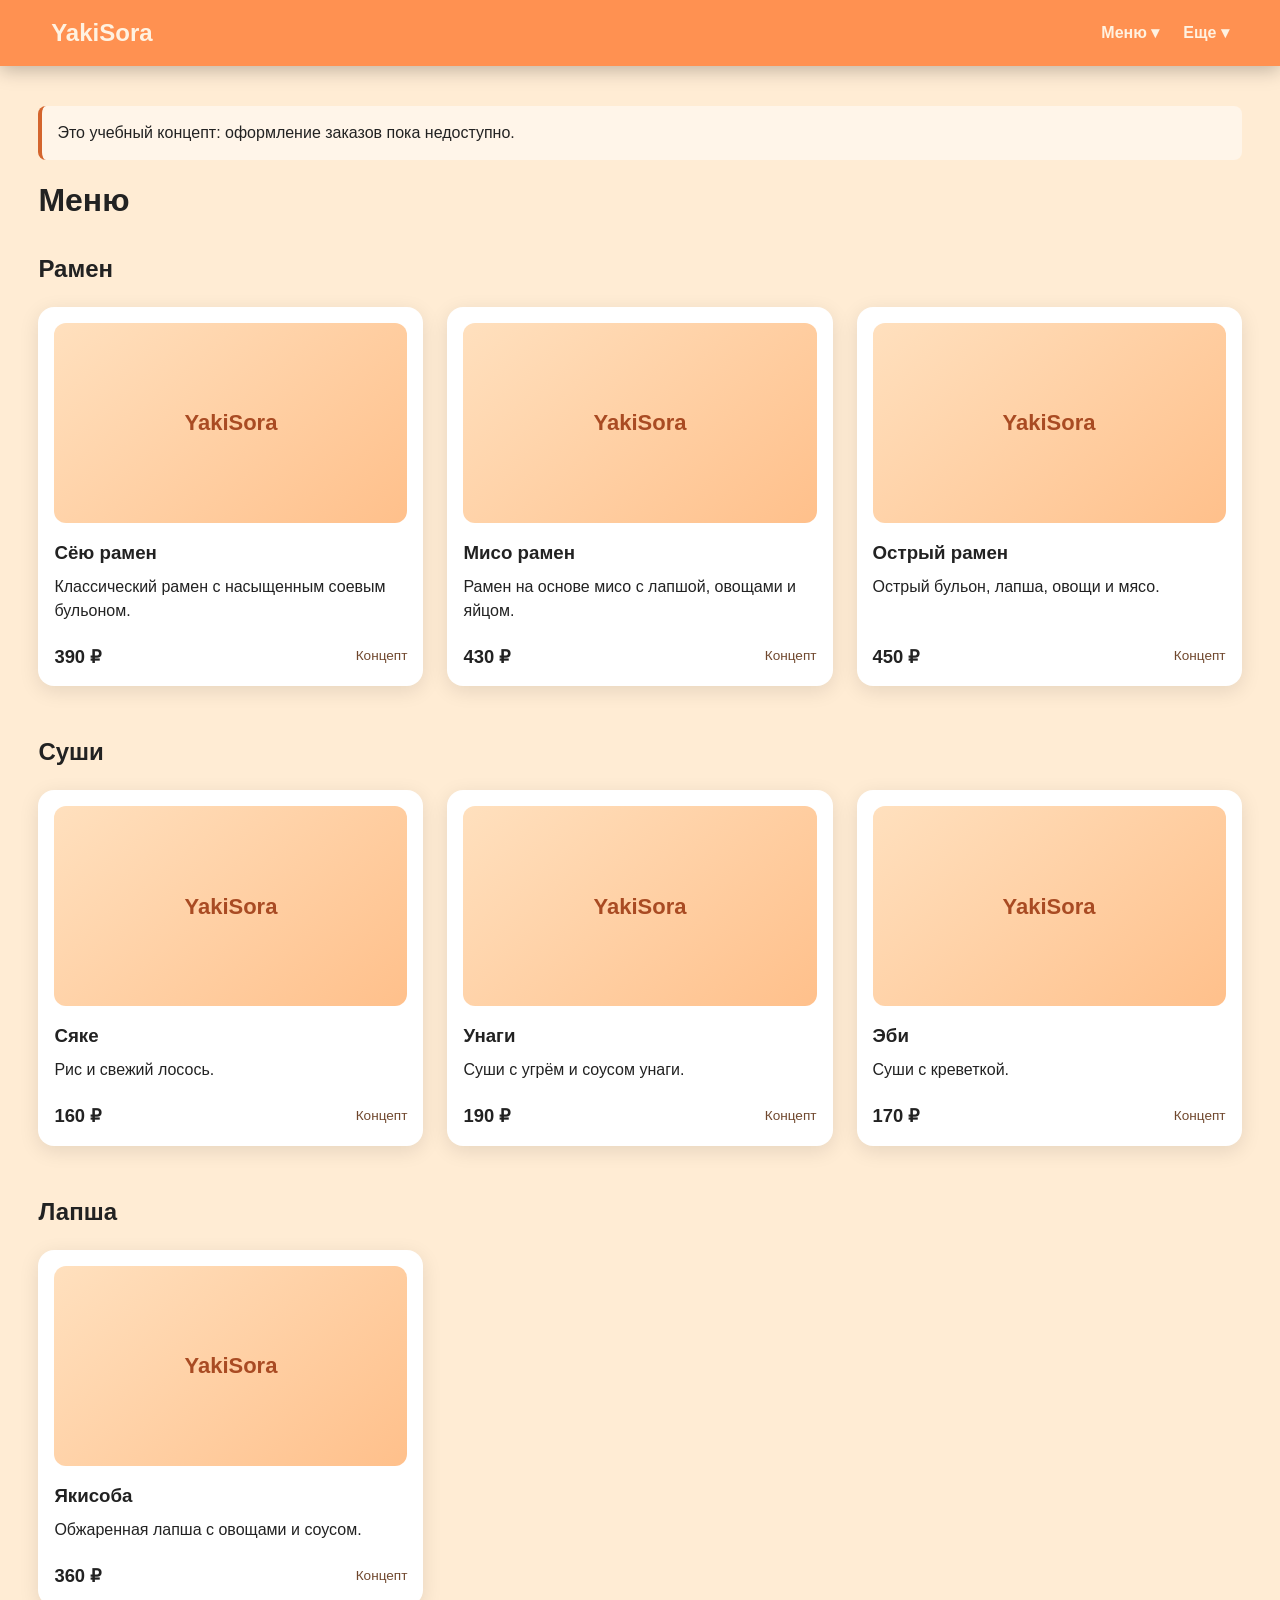
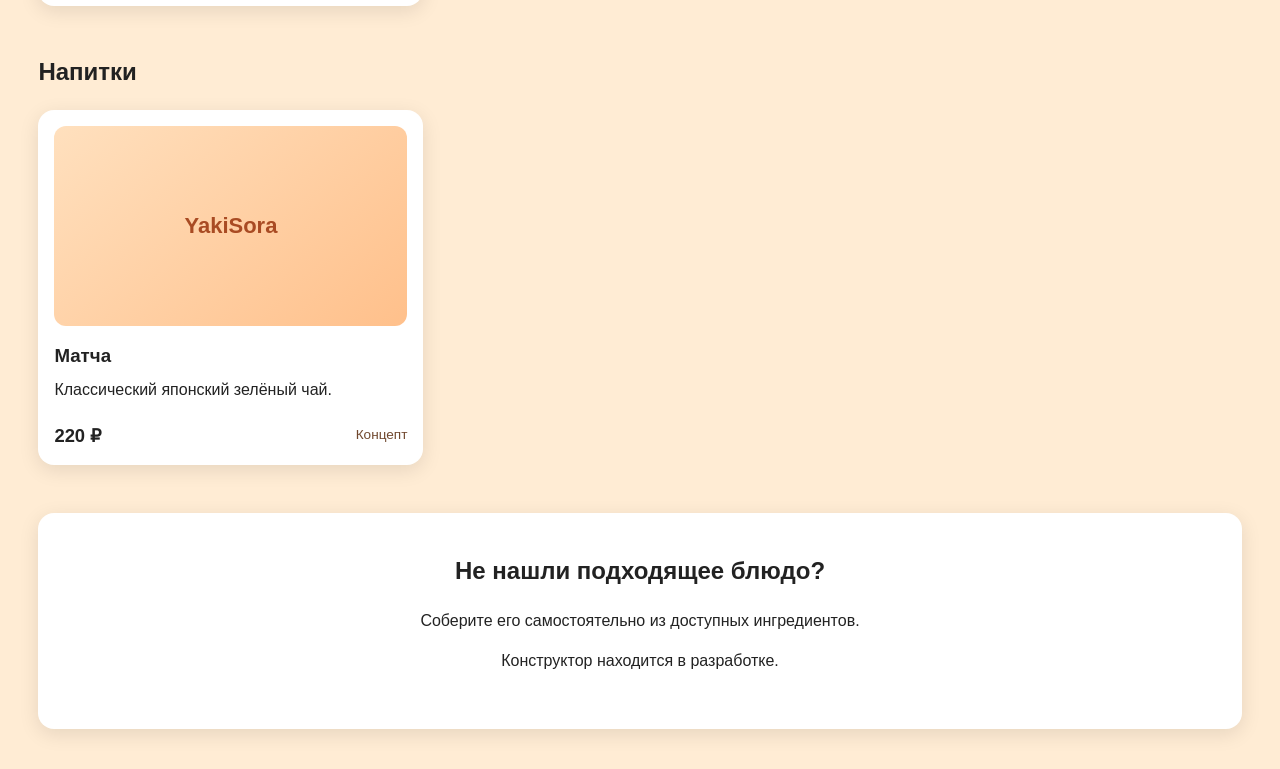
<file: yaki-01.html>
<!DOCTYPE html>
<html lang="ru">
<head>
  <meta charset="UTF-8">
  <meta name="viewport" content="width=device-width, initial-scale=1.0">

  <title>Меню — YakiSora</title>

  <link rel="stylesheet" href="yaki-09.css">
  <link rel="stylesheet" href="yaki-08.css">
<link rel="stylesheet" href="yaki-responsive.css">
</head>

<body>
  <header>
    <a href="yaki.html" class="logo">YakiSora</a>

    <nav>
      <div class="menuDropdown">
        <a href="yaki-01.html">Меню ▾</a>

        <ul class="menuDropdownList">
          <li><a href="#ramen">Рамен</a></li>
          <li><a href="#sushi">Суши</a></li>
          <li><a href="#noodles">Лапша</a></li>
          <li><a href="#drinks">Напитки</a></li>
          <li><a href="#constructor">Собрать своё блюдо</a></li>
        </ul>
      </div>

      

      <div class="dropdownMenu">
        <button class="dropdownToggle" type="button">Еще ▾</button>

        <ul class="dropdownList">
          <li><a href="yaki.html#about">О нас</a></li>
          <li><a href="yaki.html#about">Как это работает</a></li>
          
        </ul>
      </div>
    </nav>
  </header>

  <main class="menuPage"><p class="concept-note">Это учебный концепт: оформление заказов пока недоступно.</p>
    

    <section class="catalog">
      <h1>Меню</h1>

      <section class="catalogSection" id="ramen">
        <h2>Рамен</h2>

        <div class="productGrid">
          <article class="productCard">
            <div class="productImage">Фото блюда</div>

            <h3>Сёю рамен</h3>

            <p>
              Классический рамен с насыщенным соевым бульоном.
            </p>

            <div class="productBottom">
              <strong>390 ₽</strong>
              <span class="demo-label">Концепт</span>
            </div>
          </article>

          <article class="productCard">
            <div class="productImage">Фото блюда</div>

            <h3>Мисо рамен</h3>

            <p>
              Рамен на основе мисо с лапшой, овощами и яйцом.
            </p>

            <div class="productBottom">
              <strong>430 ₽</strong>
              <span class="demo-label">Концепт</span>
            </div>
          </article>

          <article class="productCard">
            <div class="productImage">Фото блюда</div>

            <h3>Острый рамен</h3>

            <p>
              Острый бульон, лапша, овощи и мясо.
            </p>

            <div class="productBottom">
              <strong>450 ₽</strong>
              <span class="demo-label">Концепт</span>
            </div>
          </article>
        </div>
      </section>

      <section class="catalogSection" id="sushi">
        <h2>Суши</h2>

        <div class="productGrid">
          <article class="productCard">
            <div class="productImage">Фото блюда</div>

            <h3>Сяке</h3>

            <p>
              Рис и свежий лосось.
            </p>

            <div class="productBottom">
              <strong>160 ₽</strong>
              <span class="demo-label">Концепт</span>
            </div>
          </article>

          <article class="productCard">
            <div class="productImage">Фото блюда</div>

            <h3>Унаги</h3>

            <p>
              Суши с угрём и соусом унаги.
            </p>

            <div class="productBottom">
              <strong>190 ₽</strong>
              <span class="demo-label">Концепт</span>
            </div>
          </article>

          <article class="productCard">
            <div class="productImage">Фото блюда</div>

            <h3>Эби</h3>

            <p>
              Суши с креветкой.
            </p>

            <div class="productBottom">
              <strong>170 ₽</strong>
              <span class="demo-label">Концепт</span>
            </div>
          </article>
        </div>
      </section>

      <section class="catalogSection" id="noodles">
        <h2>Лапша</h2>

        <div class="productGrid">
          <article class="productCard">
            <div class="productImage">Фото блюда</div>

            <h3>Якисоба</h3>

            <p>
              Обжаренная лапша с овощами и соусом.
            </p>

            <div class="productBottom">
              <strong>360 ₽</strong>
              <span class="demo-label">Концепт</span>
            </div>
          </article>
        </div>
      </section>

      <section class="catalogSection" id="drinks">
        <h2>Напитки</h2>

        <div class="productGrid">
          <article class="productCard">
            <div class="productImage">Фото напитка</div>

            <h3>Матча</h3>

            <p>
              Классический японский зелёный чай.
            </p>

            <div class="productBottom">
              <strong>220 ₽</strong>
              <span class="demo-label">Концепт</span>
            </div>
          </article>
        </div>
      </section>

      <section class="constructorSection" id="constructor">
        <h2>Не нашли подходящее блюдо?</h2>

        <p>
          Соберите его самостоятельно из доступных ингредиентов.
        </p>

        <p>Конструктор находится в разработке.</p>
      </section>
    </section>
  </main>
  <script></script>
</body>
</html>
</file>
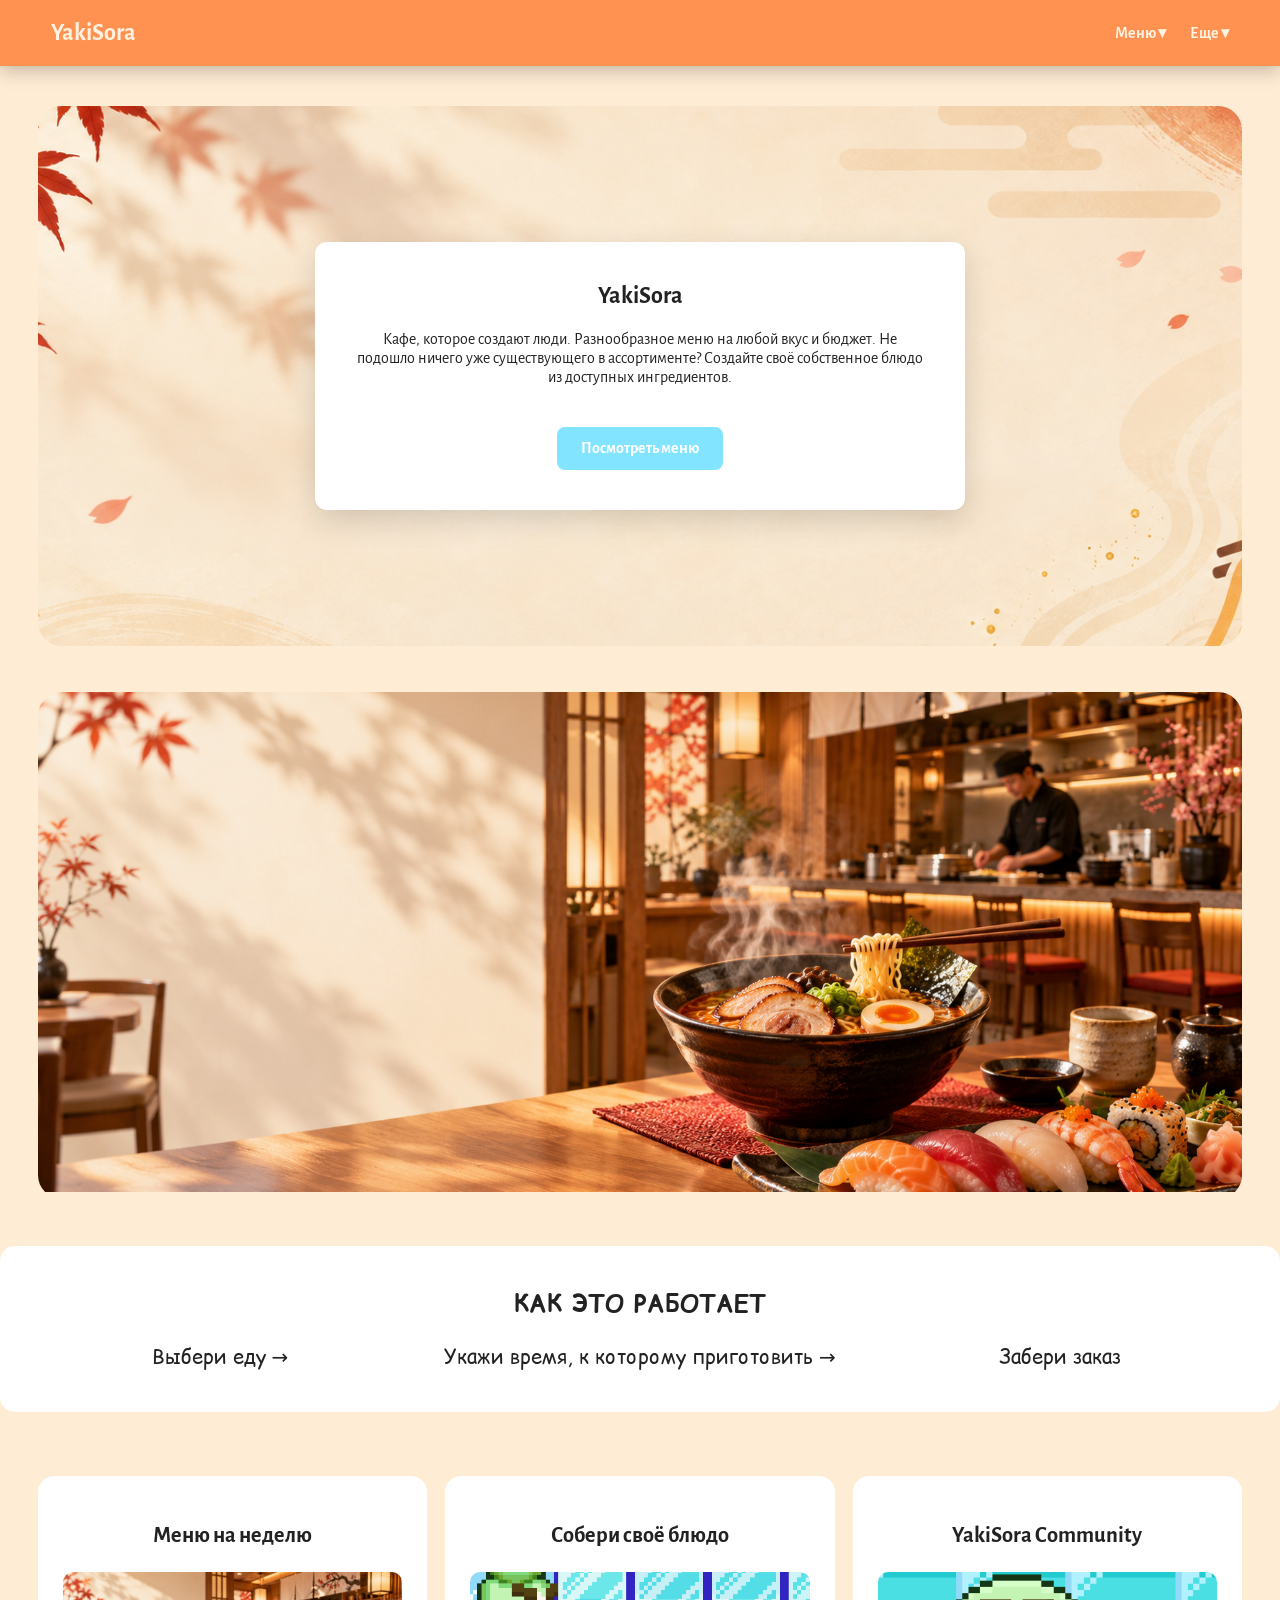
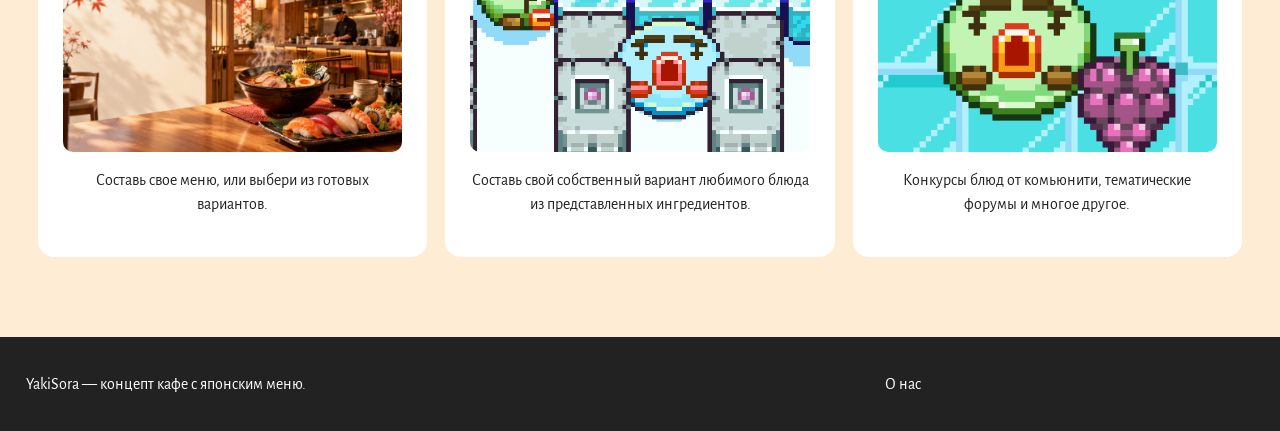
<file: yaki.html>
<!DOCTYPE html>
<html lang="ru">
<head>
  <meta charset="UTF-8">
  <meta name="viewport" content="width=device-width, initial-scale=1.0">
  <title>YakiSora</title>
  <link rel="preconnect" href="https://fonts.googleapis.com">
  <link rel="preconnect" href="https://fonts.gstatic.com" crossorigin>
  <link href="https://fonts.googleapis.com/css2?family=Comic+Relief:wght@400;700&family=Rubik+80s+Fade&display=swap" rel="stylesheet">
  <link href="https://fonts.googleapis.com/css2?family=Comic+Relief:wght@400;700&family=Rubik+80s+Fade&family=WDXL+Lubrifont+SC&display=swap" rel="stylesheet">
  <link href="https://fonts.googleapis.com/css2?family=Alegreya+Sans:ital,wght@0,100;0,300;0,400;0,500;0,700;0,800;0,900;1,100;1,300;1,400;1,500;1,700;1,800;1,900&family=Comic+Relief:wght@400;700&display=swap" rel="stylesheet">

  <link rel="stylesheet" href="yaki-10.css">
  <link rel="stylesheet" href="yaki-09.css">
<link rel="stylesheet" href="yaki-responsive.css?v=2">
</head>

<body id="backToMain">
  <header>
    <a href="yaki.html#backToMain" class="logo">YakiSora</a>

    <nav>
      <div class="menuDropdown">
        <a href="yaki-01.html">Меню ▾</a>

        <ul class="menuDropdownList">
          <li><a href="yaki-01.html#ramen">Рамен</a></li>
          <li><a href="yaki-01.html#sushi">Суши</a></li>
          <li><a href="yaki-01.html#noodles">Лапша</a></li>
          <li><a href="yaki-01.html#drinks">Напитки</a></li>
          <li><a href="yaki-01.html#constructor">Собрать своё блюдо</a></li>
        </ul>
      </div>

      

      <div class="dropdownMenu">
        <button class="dropdownToggle" type="button">Еще ▾</button>

        <ul class="dropdownList">
          <li><a href="yaki.html#about">О нас</a></li>
          <li><a href="#howItWorks">Как это работает</a></li>
          
        </ul>
      </div>
    </nav>
  </header>

  <main>
    <section class="aboutUs" id="about">
      <div class="aboutUsContent">
        <h1>YakiSora</h1>

        <p>
          Кафе, которое создают люди. Разнообразное меню на любой вкус и бюджет.
          Не подошло ничего уже существующего в ассортименте?
          Создайте своё собственное блюдо из доступных ингредиентов.
        </p>

        <a href="yaki-01.html">Посмотреть меню</a>
      </div>
    </section>

    <div id="slider">
      <img src="yaki-07.png" alt="sliderImage">
      <!-- <img src="yaki-06.png" alt="sliderImage">
      <img src="yaki-04.png" alt="sliderImage"> -->
    </div>
    <div id="howItWorks" class="howWeWork">
      <section>
        <h2>Как это работает</h2>
        <p>Выбери еду &rarr;</p>
        <p>Укажи время, к которому приготовить &rarr;</p>
        <p>Забери заказ</p>
      </section>
    </div>
    
    <div class="features">
      <section class="menuForWeek">
        <h2>Меню на неделю</h2>
        <img src="yaki-07.png" alt="">
        <p>Составь свое меню, или выбери из готовых вариантов.</p>
        
      </section>
      <section class="DIY">
        <h2>Собери своё блюдо</h2>
        <img src="yaki-05.png" alt="">
        <p>Составь свой собственный вариант любимого блюда из представленных ингредиентов.</p>
        
      </section>
      <section class="community">
        <h2>YakiSora Community</h2>
        <img src="yaki-03.png" alt="">
        <p>Конкурсы блюд от комьюнити, тематические форумы и многое другое.</p>
      </section>
    </div>
  </main>
  <footer>
    <p>YakiSora — концепт кафе с японским меню.</p>
    <ul class="listOfFooter">
      
      <li><a href="yaki.html#about">О нас</a></li>
      
      
    </ul>
  </footer>
  
</body>
</html>
</file>
<file: style.css>
* { box-sizing: border-box; margin: 0; padding: 0; }
html { scroll-behavior: smooth; scroll-padding-top: 100px; }
body { font-family: 'Inter', sans-serif; background: #222; color: #f5f5f3; }
a { color: inherit; text-decoration: none; }
a:focus-visible { outline: 2px solid #fff; outline-offset: 4px; }
.site-header, main, .site-footer { width: min(1440px, 93%); margin-inline: auto; }
.site-header { height: 90px; display: flex; align-items: center; justify-content: space-between; gap: 24px; position: sticky; top: 0; z-index: 10; background: #222; border-bottom: 1px solid #626262; }
.logo { font-size: 20px; font-weight: 700; letter-spacing: -.06em; }
.logo span { color: #9d9d9d; }
nav { display: flex; gap: 32px; color: #c5c5c5; font-size: 14px; }
nav a:hover, .logo:hover, .back-to-top:hover { color: #fff; opacity: .7; }
.primary-button, .secondary-button { display: inline-flex; align-items: center; justify-content: center; gap: 24px; min-height: 52px; padding: 14px 20px; border: 1px solid #777; border-radius: 7px; font-size: 14px; font-weight: 500; transition: background .2s, color .2s, border-color .2s; }
.primary-button { background: #f5f5f3; color: #222; border-color: #f5f5f3; }
.primary-button:hover { background: #d8d8d5; border-color: #d8d8d5; }
.secondary-button:hover { background: #f5f5f3; color: #222; border-color: #f5f5f3; }
.hero { min-height: 550px; padding: 100px 25px 70px; display: flex; align-items: center; justify-content: space-between; gap: 30px; }
.hero-filling { max-width: 850px; }
.eyebrow, .number, .hero-note, figcaption { color: #a3a3a3; font-size: 11px; font-weight: 600; letter-spacing: .11em; line-height: 1.5; }
.hero h1 { margin: 22px 0; font-size: clamp(44px, 6vw, 80px); line-height: 1.02; letter-spacing: -.055em; font-weight: 400; }
.hero h1 strong { font-weight: 700; }
.hero-description { color: #ccc; font-size: clamp(17px, 1.7vw, 22px); line-height: 1.5; }
.hero-description strong { color: #f5f5f3; }
.hero-buttons { display: flex; flex-wrap: wrap; gap: 12px; margin-top: 32px; }
.hero-note { align-self: flex-end; text-align: right; white-space: nowrap; }
.hero-note span { display: inline-block; margin-left: 12px; font-size: 18px; color: #fff; }
.section { border-top: 1px solid #626262; padding: 95px 25px; }
.section h2 { font-size: clamp(34px, 4vw, 54px); line-height: 1.1; letter-spacing: -.045em; }
.projects h2 { margin: 18px 0 36px; }
.project-card { display: grid; grid-template-columns: repeat(2, minmax(0, 1fr)); gap: 24px; }
.project-card-filling { background: #2c2c2c; border-radius: 7px; padding: 16px; }
.project-preview { min-height: 220px; display: flex; flex-direction: column; justify-content: center; background: #272727; border-radius: 5px; padding: clamp(24px, 3vw, 42px); }
.project-preview > p:first-child { font-size: 12px; color: #a3a3a3; margin-bottom: 18px; }
.project-preview h3 { font-size: clamp(22px, 2.2vw, 30px); line-height: 1.15; letter-spacing: -.035em; margin-bottom: 12px; }
.project-preview > p { font-size: 14px; color: #c2c2c2; line-height: 1.5; }
.project-preview hr { border: 0; border-top: 1px solid #777; margin-top: 22px; }
.project-caption { padding: 20px 8px 8px; }
.project-caption h3 { font-size: 18px; margin-bottom: 7px; }
.project-caption p { color: #aaa; font-size: 13px; }
.github-button { display: flex; width: 100%; margin-top: 24px; }
.about { display: grid; grid-template-columns: 1fr 1fr; gap: clamp(40px, 8vw, 120px); align-items: center; }
.about h2 { margin: 20px 0 30px; }
.about-text { max-width: 570px; font-size: clamp(17px, 1.6vw, 21px); line-height: 1.65; }
.about-text + .about-text { margin-top: 18px; }
.muted { color: #aaa; }
.links { display: flex; flex-wrap: wrap; gap: 10px; margin-top: 34px; }
.about-image { min-width: 0; }
.about-image img { display: block; width: 100%; height: 410px; object-fit: cover; object-position: center 48%; border-radius: 7px; filter: saturate(.7); }
.about-image figcaption { display: flex; justify-content: space-between; margin-top: 13px; }
.contacts { padding-block: 110px; }
.contacts-content { display: flex; align-items: end; justify-content: space-between; gap: 35px; margin-top: 25px; }
.contacts h2 { font-size: clamp(42px, 5.5vw, 76px); }
.contacts h2 i { color: #aaa; font-weight: 400; }
.contacts-content p { max-width: 440px; margin-top: 24px; color: #aaa; font-size: 16px; line-height: 1.6; }
.contact-button { flex-shrink: 0; }
.site-footer { min-height: 110px; border-top: 1px solid #626262; display: flex; align-items: center; justify-content: space-between; gap: 20px; color: #aaa; font-size: 12px; }
.site-footer .logo { color: #f5f5f3; }
.back-to-top { color: #f5f5f3; }
@media (max-width: 760px) {
  html { scroll-padding-top: 80px; }
  .site-header, main, .site-footer { width: min(100% - 32px, 1440px); }
  .site-header { height: 72px; gap: 12px; }
  .site-header nav { gap: 15px; font-size: 12px; }
  .header-contact { display: none; }
  .hero { min-height: 500px; padding: 80px 4px 55px; }
  .hero h1 { font-size: clamp(37px, 8vw, 60px); }
  .hero-note { display: none; }
  .section { padding: 72px 4px; }
  .project-card, .about { grid-template-columns: 1fr; }
  .project-card { gap: 14px; }
  .about { gap: 40px; }
  .about-image img { height: 360px; }
  .contacts-content { align-items: flex-start; flex-direction: column; }
  .site-footer { padding: 28px 4px; min-height: 0; display: grid; grid-template-columns: 1fr auto; }
  .site-footer .logo { grid-column: 1; }
  .site-footer p { grid-column: 1; }
  .back-to-top { grid-column: 2; grid-row: 1; }
}
@media (max-width: 380px) {
  .logo { font-size: 18px; }
  .site-header nav { gap: 10px; font-size: 11px; }
  .hero h1 { font-size: 34px; }
  .hero-buttons { align-items: stretch; flex-direction: column; }
  .about-image img { height: 300px; }
}
@media (prefers-reduced-motion: reduce) { html { scroll-behavior: auto; } *, *::before, *::after { transition-duration: .01ms !important; } }
</file>
<file: nes-16.css>
*{
  box-sizing: border-box;
  margin: 0;
}
html{
  scroll-behavior: smooth;
}
body{
  font-family: "WDXL Lubrifont SC", sans-serif;


  background-color: #fff;
}
header{
  background-color: #001d30;
  padding: 1.5rem 4%;
  position: sticky;
  top: 0;
  z-index: 100;
  display: flex;
  justify-content: space-between;
  align-items: center;
  font-size: 20px;
  box-shadow: 0 4px 18px rgba(0, 0, 0, 0.25);

}

header nav{
  display: flex;
  justify-content: center;
  align-items: center;
  gap: 1rem;
}


header nav > a,
.menuDropdown > a, .logo {
  display: inline-block;

  padding: 0;
  border: none;

  background: none;
  color: #ffff;

  font: inherit;
  font-weight: 600;

  text-decoration: none;

  cursor: pointer;

  transition: color 0.25s ease;
}

header nav > a:hover,
.menuDropdown > a:hover, .logo:hover {
  color: #ffffffd6;
}

.menuDropdown{
  position: relative;
}

.menuDropdown::after{
  content: "";

  position: absolute;
  top: 100%;
  left: 0;

  width: 100%;
  height: 10px;
}

.menuDropdown::after {
  left: 0;
}

.menuDropdownList{
  position: absolute;
  top: calc(100% + 10px);

  z-index: 110;

  min-width: 180px;
  padding: 8px;

  list-style: none;

  background-color: #ffffff;

  border-radius: 5px;

  box-shadow: 0 8px 25px rgba(0, 0, 0, 0.2);

  opacity: 0;
  visibility: hidden;

  transform: translateY(-5px);

  transition:
    opacity 0.2s ease,
    transform 0.2s ease,
    visibility 0.2s ease;
}

.menuDropdownList {
  left: 0;
}

.menuDropdown:hover .menuDropdownList,
.menuDropdown:focus-within .menuDropdownList{
  opacity: 1;
  visibility: visible;

  transform: translateY(0);
}

.menuDropdownList a{
  display: block;

  padding: 10px 14px;

  color: #333333;

  text-decoration: none;

  border-radius: 6px;

  transition: background-color 0.2s ease;
}

.menuDropdownList a:hover{
  background-color: #001d30;
  color: #ffffff;
}

footer {
  display: grid;

  grid-template-columns: 2fr 1fr;

  align-items: center;

  gap: 30px;

  margin: 7rem auto 0;

  padding: 25px 4%;

  background-color: #222222;
  color: #ffffff;
}

footer p {
  grid-column: auto;

  font-size: 18px;
}

footer ul {
  grid-column: auto;

  display: flex;
  flex-direction: column;

  gap: 10px;

  justify-self: end;

  padding: 0;

  list-style: none;
}

footer a {
  display: inline-block;

  text-decoration: none;

  color: #ffffff;

  transition: color 0.25s, transform 0.25s ease;
}

footer a:hover {
  color: #c9e5ff;
}

footer a:hover{
  color: #c9e5ff;
}

@media (max-width: 600px) {

  header {
    flex-direction: column;

    padding: 15px 10px;

    gap: 15px;

    font-size: 18px;
  }

  .logo {
    font-size: 24px;
    white-space: nowrap;
  }

  header nav {
    display: flex;

    flex-wrap: wrap;

    justify-content: center;

    width: 100%;

    gap: 10px 20px;
  }

  .menuDropdownList {
    left: 50%;
    max-width: calc(100vw - 24px);

    transform: translate(-50%, -5px);
  }

  .menuDropdown:hover .menuDropdownList,
  .menuDropdown:focus-within .menuDropdownList {
    transform: translate(-50%, 0);
  }

}

@media (max-width: 768px) {

  footer {
    grid-template-columns: 1fr;

    justify-items: center;

    text-align: center;

    gap: 25px;

    padding: 30px 20px;

    margin-top: 4rem;
  }

  footer p {
    font-size: 16px;
  }

  footer ul {
    justify-self: center;
    align-items: center;

    gap: 12px;
  }

}
</file>
<file: nes-14.css>
.contacts {
  width: 100%;
  margin: 2.5rem auto 0;
  padding: 60px 20px;
  background-color: #eeeeee;
  border-radius: 5px;
}

.contactsContent {
  width: 100%;
  max-width: 850px;
  margin: 0 auto;
  padding: 45px;

  background-color: #ffffff;
  border-radius: 12px;
  box-shadow: 0 10px 30px rgba(0, 0, 0, 0.15);

  text-align: center;
  font-size: 20px;
}

.contactsContent p {
  margin-top: 20px;
}

@media (max-width: 768px) {
  .contacts {
    padding: 30px 15px;
  }

  .contactsContent {
    padding: 25px 20px;
    font-size: 18px;
  }
}
</file>
<file: nes-responsive.css>
html{scroll-padding-top:100px}body{line-height:1.5}a:focus-visible,summary:focus-visible{outline:3px solid #327ac1;outline-offset:3px}.video-unavailable{width:100%;height:100%;min-height:160px;display:flex;align-items:center;justify-content:center;background:#162b3b;color:#e3edf3;text-align:center;padding:24px}.aboutUsContent img{width:100%;max-width:250px;height:auto}.videoPreview img{object-fit:cover}.contactsContent a{color:#075c9e}.videoDescription h2{font-size:20px}@media(max-width:600px){header nav{font-size:16px}.aboutUsContent{overflow-wrap:anywhere}footer{margin-top:3rem}}

.videoPreview iframe{display:block;width:100%;height:100%;border:0}
</file>
<file: nes-11.css>
.watchWithOurSound {
  display: grid;
  grid-template-columns: repeat(3, minmax(0, 1fr));
  gap: 20px;

  width: 100%;
  max-width: 1200px;
  margin: 2.5rem auto 0;
  padding: 2rem;
}

.watchWithOurSound h1 {
  grid-column: 1 / -1;
  text-align: center;
}

.videoCard {
  min-width: 0;
  overflow: hidden;
  border-radius: 15px;
  background-color: #e5e5e5;
}

.videoPreview {
  width: 100%;
  aspect-ratio: 16 / 9;
  background-color: #222222;
}

.videoPreview img,
.videoPreview video {
  display: block;
  width: 100%;
  height: 100%;
  object-fit: cover;
}

.videoDescription {
  padding: 15px;
  background-color: #e5e5e5;
  text-align: center;
}

.videoDescription h2 {
  font-size: 20px;
  font-weight: 600;
}

@media (max-width: 768px) {
  .watchWithOurSound {
    grid-template-columns: repeat(2, minmax(0, 1fr));
  }
}

@media (max-width: 480px) {
  .watchWithOurSound {
    grid-template-columns: 1fr;
    padding: 20px 15px;
  }
}
</file>
<file: nes-15.css>
.aboutUS {
  display: flex;
  justify-content: center;
  align-items: center;

  width: 100%;
  min-height: 60vh;
  margin: 2.5rem auto 0;
  padding: 60px 20px;

  background-color: #eeeeee;
  border-radius: 5px;
}

.aboutUsContent {
  width: 100%;
  max-width: 850px;
  padding: 45px;

  background-color: #ffffff;
  border-radius: 12px;
  box-shadow: 0 10px 30px rgba(0, 0, 0, 0.15);

  text-align: center;
  font-size: 20px;
}

.aboutUsContent img {
  max-width: 250px;
  width: 100%;
  border-radius: 45px;
  padding: 25px;
}

.aboutUsContent p {
  margin-top: 15px;
}

@media (max-width: 768px) {
  .aboutUS {
    min-height: auto;
    padding: 30px 15px;
  }

  .aboutUsContent {
    padding: 25px 20px;
    font-size: 18px;
  }
}

@media (max-width: 480px) {
  .aboutUsContent {
    padding: 20px 15px;
    font-size: 16px;
  }
}
</file>
<file: nes-12.css>
.terms {
  width: 100%;
  margin: 2.5rem auto 0;
  padding: 60px 20px;
  background-color: #eeeeee;
  border-radius: 5px;
}

.termsContent {
  width: 100%;
  max-width: 850px;
  margin: 0 auto;
  padding: 45px;

  background-color: #ffffff;
  border-radius: 12px;
  box-shadow: 0 10px 30px rgba(0, 0, 0, 0.15);

  font-size: 20px;
}

.termsContent h1 {
  text-align: center;
  margin-bottom: 25px;
}

.termsContent p {
  margin-top: 15px;
}

@media (max-width: 768px) {
  .terms {
    padding: 30px 15px;
  }

  .termsContent {
    padding: 25px 20px;
    font-size: 18px;
  }
}
</file>
<file: nes-17.css>
.OurProjects {
  display: grid;
  grid-template-columns: repeat(3, minmax(0, 1fr));
  gap: 20px;

  width: 100%;
  max-width: 1200px;
  margin: 2.5rem auto 0;
  padding: 2rem;
}

.OurProjects h1 {
  grid-column: 1 / -1;
  text-align: center;
}

.videoCard {
  min-width: 0;
  overflow: hidden;
  border-radius: 15px;
  background-color: #e5e5e5;
}

.videoPreview {
  width: 100%;
  aspect-ratio: 16 / 9;
  background-color: #222222;
}

.videoPreview img,
.videoPreview video {
  display: block;
  width: 100%;
  height: 100%;
  object-fit: cover;
}

.videoDescription {
  padding: 15px;
  background-color: #e5e5e5;
  text-align: center;
}

.videoDescription h2 {
  font-size: 20px;
  font-weight: 600;
}

@media (max-width: 768px) {
  .OurProjects {
    grid-template-columns: repeat(2, minmax(0, 1fr));
  }
}

@media (max-width: 480px) {
  .OurProjects {
    grid-template-columns: 1fr;
    padding: 20px 15px;
  }
}
</file>
<file: nes-13.css>
.faq {
  width: 100%;
  margin: 2.5rem auto 0;
  padding: 60px 20px;
  background-color: #eeeeee;
  border-radius: 5px;
}

.faqContent {
  width: 100%;
  max-width: 850px;
  margin: 0 auto;
  padding: 45px;
  background-color: #ffffff;
  border-radius: 12px;
  box-shadow: 0 10px 30px rgba(0, 0, 0, 0.15);
}

.faqContent h1 {
  text-align: center;
  margin-bottom: 25px;
}

.faqContent details {
  padding: 15px 0;
  border-bottom: 1px solid #dddddd;
  interpolate-size: allow-keywords;
}

.faqContent details::details-content {
  height: 0;
  opacity: 0;
  overflow: hidden;

  transition:
    height 0.35s ease,
    opacity 0.35s ease,
    content-visibility 0.35s allow-discrete;
}

.faqContent details[open]::details-content {
  height: auto;
  opacity: 1;

}

.faqContent summary {
  cursor: pointer;
  font-size: 20px;
}

.faqContent details p {
  margin-top: 15px;
  font-size: 18px;
}

.faqContent a {
  color: #0080ff;
}

@media (max-width: 768px) {
  .faq {
    padding: 30px 15px;
  }

  .faqContent {
    padding: 25px 20px;
  }
}
</file>
<file: nes-18.css>
.aboutUS {
  display: flex;
  justify-content: center;
  align-items: center;

  width: 100%;
  min-height: 60vh;

  margin: 2.5rem auto 0;
  padding: 60px 20px;
  gap: 150px;


  background-color: #eeeeee;
  background-size: cover;
  background-position: center;
  background-attachment: fixed;

  border-radius: 5px;
}

.aboutUsContent {
  width: 100%;
  max-width: 850px;

  padding: 45px;

  background-color: #ffffff;

  border-radius: 12px;

  box-shadow: 0 10px 30px rgba(0, 0, 0, 0.15);

  text-align: center;
  font-size: 20px;
}

.aboutUsContent img{
  max-width: 250px;
  border-radius: 45px;
  padding: 25px;
}

.watchWithOurSound,
.OurProjects {
  display: grid;

  grid-template-columns: repeat(3, minmax(0, 1fr));

  gap: 25px;

  width: 100%;
  max-width: 1200px;

  margin: 0 auto;
  padding: 40px 20px;

  box-sizing: border-box;
}

.watchWithOurSound h2,
.OurProjects h2 {
  grid-column: 1 / -1;

  text-align: center;

  font-size: 32px;

  margin-bottom: 20px;
}

.videoCard {
  display: flex;
  flex-direction: column;

  width: 100%;
  min-width: 0;

  border-radius: 15px;

  overflow: hidden;

  background-color: #ececec;

  box-shadow: 0 5px 15px rgba(0, 0, 0, 0.15);

  transition: box-shadow 0.3s ease;
}

.videoCard:hover {

  box-shadow: 0 10px 25px rgba(0, 0, 0, 0.2);
}

.videoPreview {
  width: 100%;

  aspect-ratio: 16 / 9;

  overflow: hidden;

  background-color: #111;
}


.videoPreview img,
.videoPreview video {
  display: block;

  width: 100%;
  height: 100%;

  object-fit: cover;
}

.videoDescription {
  display: flex;

  justify-content: center;
  align-items: center;

  padding: 15px 20px;

  min-height: 60px;

  box-sizing: border-box;

  background-color: #e5e5e5;

  text-align: center;
}


.videoDescription h3 {
  margin: 0;

  font-size: 20px;
  font-weight: 600;

  color: #222222;
}


.moreButton {
  grid-column: 1 / -1;

  justify-self: center;

  padding: 10px 25px;

  background-color: #0080ff;
  color: white;

  font-weight: bold;

  text-decoration: none;

  border-radius: 8px;

  transition: background-color 0.25s ease;
}


.moreButton:hover {
  background-color: #0066cc;
}

@media (max-width: 768px) {

  .watchWithOurSound,
  .OurProjects {
    grid-template-columns: repeat(2, minmax(0, 1fr));
  }

}


@media (max-width: 480px) {

  .watchWithOurSound,
  .OurProjects {
    grid-template-columns: 1fr;
  }

}

@media (max-width: 768px) {

  .aboutUS {
    width: 100%;

    min-height: auto;

    margin-top: 20px;

    padding: 30px 15px;

    gap: 0;
  }

  .aboutUsContent {
    width: 100%;
    max-width: 100%;

    padding: 25px 20px;

    font-size: 18px;

    border-radius: 12px;
  }

  .aboutUsContent img {
    width: 100%;
    max-width: 250px;

    height: auto;

    padding: 15px;

    border-radius: 30px;
  }

}

@media (max-width: 480px) {

  .aboutUS {
    padding: 20px 10px;
  }

  .aboutUsContent {
    padding: 20px 15px;

    font-size: 16px;
  }

  .aboutUsContent h1 {
    font-size: 28px;
  }

  .aboutUsContent img {
    max-width: 200px;

    padding: 10px;
  }

}
</file>
<file: yaki-09.css>
* {
  box-sizing: border-box;
}

html {
  scroll-behavior: smooth;
}

body {
  margin: 0;

  background-color: #ffecd4;
  color: #222222;

  font-family: "Alegreya Sans", sans-serif;
}

header {
  position: sticky;
  top: 0;
  z-index: 100;

  display: flex;
  justify-content: space-between;
  align-items: center;

  padding: 15px 4%;

  background-color: #ff9151;

  box-shadow: 0 4px 18px rgba(0, 0, 0, 0.25);
}

footer{
  display: grid;
  grid-template-columns: repeat(3, 1fr);
  position: static;
  bottom: 0;
  z-index: 100;
  margin: 10rem auto 0;

  justify-content: space-between;
  background-color: #222222;
  color: #ffffff;
  padding: 15px 2%;

}

footer p{
  align-self: center;
  grid-column: 1/1;
}

footer ul{
  grid-column: 3/3;
}

footer a{
  display: inline-block;
  text-decoration: none;
  color: #ffffff;
  transition: color 0.25s, transform 0.25s ease;
}

footer a:hover{
  color: aqua;
  transform: scale(1.02);
}

.logo {
  display: inline-block;

  color: #fff2e1;

  font-size: 1.5rem;
  font-weight: bold;

  text-decoration: none;

  transition: color 0.25s ease, transform 0.25s ease;
}

.logo:hover {
  color: #ffffff;
  transform: scale(1.05);
}

header nav {
  display: flex;
  align-items: center;

  gap: 1.5rem;
}

header nav > a,
.menuDropdown > a,
.dropdownToggle {
  display: inline-block;

  padding: 0;
  border: none;

  background: none;
  color: #fff2e1;

  font: inherit;
  font-weight: 600;

  text-decoration: none;

  cursor: pointer;

  transition: color 0.25s ease, transform 0.25s ease;
}

header nav > a:hover,
.menuDropdown > a:hover,
.dropdownToggle:hover,
.dropdownToggle:focus {
  color: #ffffff;
  transform: scale(1.05);
}

.menuDropdown,
.dropdownMenu {
  position: relative;
}

.menuDropdown::after,
.dropdownMenu::after {
  content: "";

  position: absolute;
  top: 100%;
  left: 0;

  width: 100%;
  height: 10px;
}

.menuDropdown::after {
  left: 0;
}

.dropdownMenu::after {
  right: 0;
}

.menuDropdownList,
.dropdownList {
  position: absolute;
  top: calc(100% + 10px);

  z-index: 110;

  min-width: 180px;

  margin: 0;
  padding: 8px;

  list-style: none;

  background-color: #ffffff;

  border-radius: 10px;

  box-shadow: 0 8px 25px rgba(0, 0, 0, 0.2);

  opacity: 0;
  visibility: hidden;

  transform: translateY(-5px);

  transition:
    opacity 0.2s ease,
    transform 0.2s ease,
    visibility 0.2s ease;
}

.menuDropdownList {
  left: 0;
}

.dropdownList {
  right: 0;
}

.menuDropdown:hover .menuDropdownList,
.menuDropdown:focus-within .menuDropdownList,
.dropdownMenu:hover .dropdownList,
.dropdownMenu:focus-within .dropdownList {
  opacity: 1;
  visibility: visible;

  transform: translateY(0);
}

.menuDropdownList a,
.dropdownList a {
  display: block;

  padding: 10px 14px;

  color: #333333;

  text-decoration: none;

  border-radius: 6px;

  transition: background-color 0.2s ease, color 0.2s ease;
}

.menuDropdownList a:hover,
.dropdownList a:hover {
  background-color: #ffecd4;
  color: #ff7a2d;
}
</file>
<file: yaki-08.css>
.menuPage {
  display: grid;
  grid-template-columns: 250px 1fr;

  gap: 2rem;

  width: 94%;
  max-width: 1500px;

  margin: 2.5rem auto;
}

.filters {
  margin-top: 12rem;

  align-self: start;

  padding: 24px;

  background-color: #ffffff;

  border-radius: 16px;

  box-shadow: 0 5px 20px rgba(0, 0, 0, 0.1);
}

.filters h2 {
  margin-top: 0;
}

.filters form {
  display: flex;
  flex-direction: column;

  gap: 1.5rem;
}

.filters fieldset {
  display: flex;
  flex-direction: column;

  gap: 10px;

  margin: 0;
  padding: 0;

  border: none;
}

.filters legend {
  margin-bottom: 10px;

  font-weight: bold;
}

.filters label {
  cursor: pointer;
}

.catalog h1 {
  margin-top: 0;

  font-size: 2rem;
}

.catalogSection {
  margin-bottom: 3rem;
}

.catalogSection h2 {
  margin-bottom: 1.25rem;
}

.productGrid {
  display: grid;
  grid-template-columns: repeat(3, 1fr);

  gap: 1.5rem;
}

.productCard {
  display: flex;
  flex-direction: column;

  padding: 16px;

  background-color: #ffffff;

  border-radius: 16px;

  box-shadow: 0 5px 20px rgba(0, 0, 0, 0.1);

  transition: transform 0.25s ease, box-shadow 0.25s ease;
}

.productCard:hover {
  transform: translateY(-5px);

  box-shadow: 0 10px 30px rgba(0, 0, 0, 0.16);
}

.productImage {
  display: flex;
  justify-content: center;
  align-items: center;

  width: 100%;
  height: 200px;

  margin-bottom: 16px;

  background-color: #ffecd4;
  color: #777777;

  border-radius: 12px;
}

.productCard h3 {
  margin: 0 0 8px;
}

.productCard p {
  flex-grow: 1;

  margin: 0 0 20px;

  line-height: 1.5;
}

.productBottom {
  display: flex;
  justify-content: space-between;
  align-items: center;

  gap: 10px;
}

.productBottom strong {
  font-size: 1.15rem;
}

.productBottom button {
  padding: 10px 16px;

  border: none;
  border-radius: 8px;

  background-color: #ff9151;
  color: #ffffff;

  font: inherit;
  font-weight: bold;

  cursor: pointer;

  transition: background-color 0.2s ease, transform 0.2s ease;
}

.productBottom button:hover {
  background-color: #ff7a2d;

  transform: scale(1.03);
}

.constructorSection {
  padding: 40px;

  background-color: #ffffff;

  border-radius: 16px;

  text-align: center;

  box-shadow: 0 5px 20px rgba(0, 0, 0, 0.1);
}

.constructorSection h2 {
  margin-top: 0;
}

.constructorSection a {
  display: inline-block;

  margin-top: 10px;
  padding: 12px 24px;

  background-color: #83e4ff;
  color: #ffffff;

  font-weight: bold;
  text-decoration: none;

  border-radius: 8px;

  transition: background-color 0.25s ease, transform 0.25s ease;
}

.constructorSection a:hover {
  background-color: #58e0ff;

  transform: scale(1.04);
}
</file>
<file: yaki-responsive.css>
html{scroll-padding-top:90px}body{line-height:1.5}a:focus-visible,button:focus-visible{outline:3px solid #b94912;outline-offset:3px}.constructorSection a{background:#9b390d;color:#fff}#slider img{object-fit:cover}.features{width:94%;max-width:1300px;margin:4rem auto;grid-template-rows:auto;gap:18px;background:transparent}.features section{background:#fff;border-radius:16px;padding:25px}.features img{display:block;max-width:none;max-height:none;width:100%;height:180px;object-fit:cover;border-radius:10px}.features h2{font-size:1.4rem}.menuPage{display:block}.concept-note{background:#fff5e9;border-left:4px solid #d4652d;padding:15px;border-radius:8px}.productImage{font-size:0;background:linear-gradient(140deg,#ffe0be,#ffc08b)}.productImage:after{content:'YakiSora';font-size:22px;font-weight:700;color:#a94b23}.demo-label{font-size:.85rem;color:#70482e}.howWeWork section{display:grid;grid-template-rows:auto auto;gap:20px}.howWeWork p{grid-row:auto}footer{margin-top:5rem}footer ul{list-style:none;line-height:2}@media(max-width:760px){header{gap:16px;flex-wrap:wrap}header nav{gap:1rem;flex-wrap:wrap}#slider img{height:260px}.howWeWork{width:94%;margin:auto}.howWeWork section{grid-template-columns:1fr;text-align:center}.howWeWork h2{grid-column:auto}.features{grid-template-columns:1fr}.productGrid{grid-template-columns:repeat(2,minmax(0,1fr))}.constructorSection{padding:25px}footer{grid-template-columns:1fr;gap:20px}footer p,footer ul{grid-column:auto;margin:0;padding:0}}@media(max-width:450px){.productGrid{grid-template-columns:1fr}.menuPage{margin-top:1.5rem}}

.aboutUs{line-height:normal}
</file>
<file: yaki-10.css>
/* Стили - оформление страницы */
/* Синтаксис в CSS

селектор{
свойство: значение:
}
.class
#itendeficator 
*/
.aboutUs {
  display: flex;
  justify-content: center;
  align-items: center;

  width: 94%;
  min-height: 60vh;

  margin: 2.5rem auto 0;
  padding: 60px 20px;

  background-image: url("yaki-02.png");
  background-size: cover;
  background-position: center;
  background-attachment: fixed;

  border-radius: 24px;
}

.aboutUsContent {
  width: 100%;
  max-width: 650px;

  padding: 40px;

  background-color: #ffffff;

  border-radius: 12px;

  box-shadow: 0 10px 30px rgba(0, 0, 0, 0.15);

  text-align: center;
}

.aboutUsContent h1 {
  margin-top: 0;
}

.aboutUsContent a {
  display: inline-block;

  margin-top: 1.5rem;
  padding: 12px 24px;

  background-color: #83e4ff;
  color: #ffffff;

  font-weight: bold;

  text-decoration: none;

  border-radius: 8px;

  transition: background-color 0.25s ease, transform 0.25s ease;
}

.aboutUsContent a:hover {
  background-color: #58e0ff;

  transform: scale(1.05);
}

#slider {
  width: 94%;
  max-width: 1400px;

  margin: 2.9rem auto;

  overflow: hidden;

  border-radius: 24px;
}

#slider img {
  display: inline-block;

  width: 100%;
  height: 500px;
}

.howWeWork section{
  display: grid;
  grid-template-columns: repeat(3, 1fr);
  grid-template-rows: repeat(3, 1fr);

  width: 100%;
  max-width: 1300px;
  padding: 40px 20px;
  justify-self: center;
  align-items: center;
  background-color: #fff;
  border-radius: 15px;
  font-family: "Comic Relief", system-ui;
}

.howWeWork h2{
  text-transform: uppercase;
  grid-column: 1 / -1;
  justify-self: center;
  margin: 0;
}

.howWeWork p{
  grid-row: 3/3;
  margin: 0;
  text-align: center;

  font-size: 20px;
  font-weight: 270;
}

.features{
  display: grid;
  grid-template-columns: repeat(3, 1fr);
  grid-template-rows: repeat(3, 1fr);
  background-color: #ffffff;
  padding: auto;
  text-align: center;
}

.menuForWeek{
  justify-content: center;
  align-items: center;
}

.menuForWeek h2{
  grid-row: 1/-1;
  grid-column: 1/1;
}

.features h2{
  grid-row: 1/1;
}
.features img{
  width: 100%;
  height: 100%;
  max-width: 20vb;
  max-height: 20vh;
  grid-row: 2/2;
}

.features p{
  grid-row: 3/-1;
}
/* 
li a{
  все а в li 
} 
*/
/* a + ul{
  color: rgb(0, 255, 195);
  соседний элемент для а -ul
} */
/* ul, a{
  color: blueviolet;
  Перечисление элементов
} */
</file>
